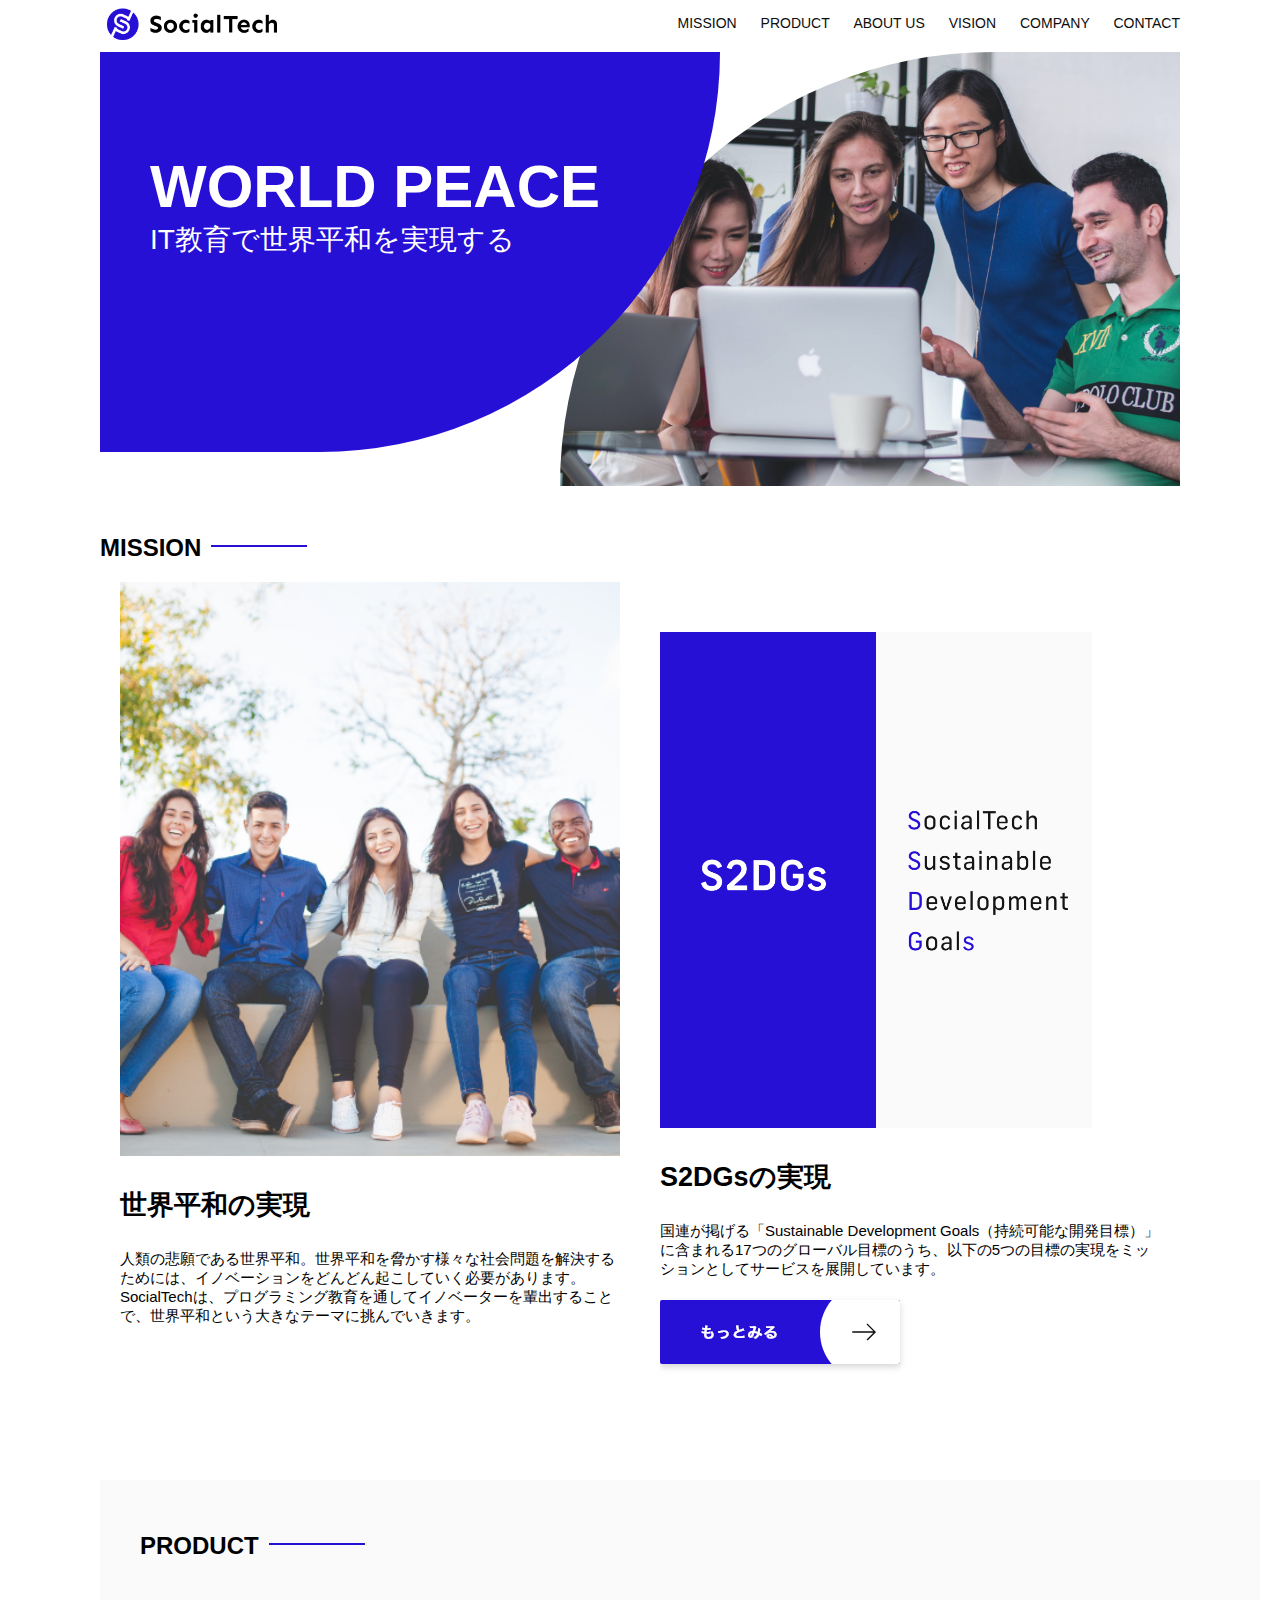
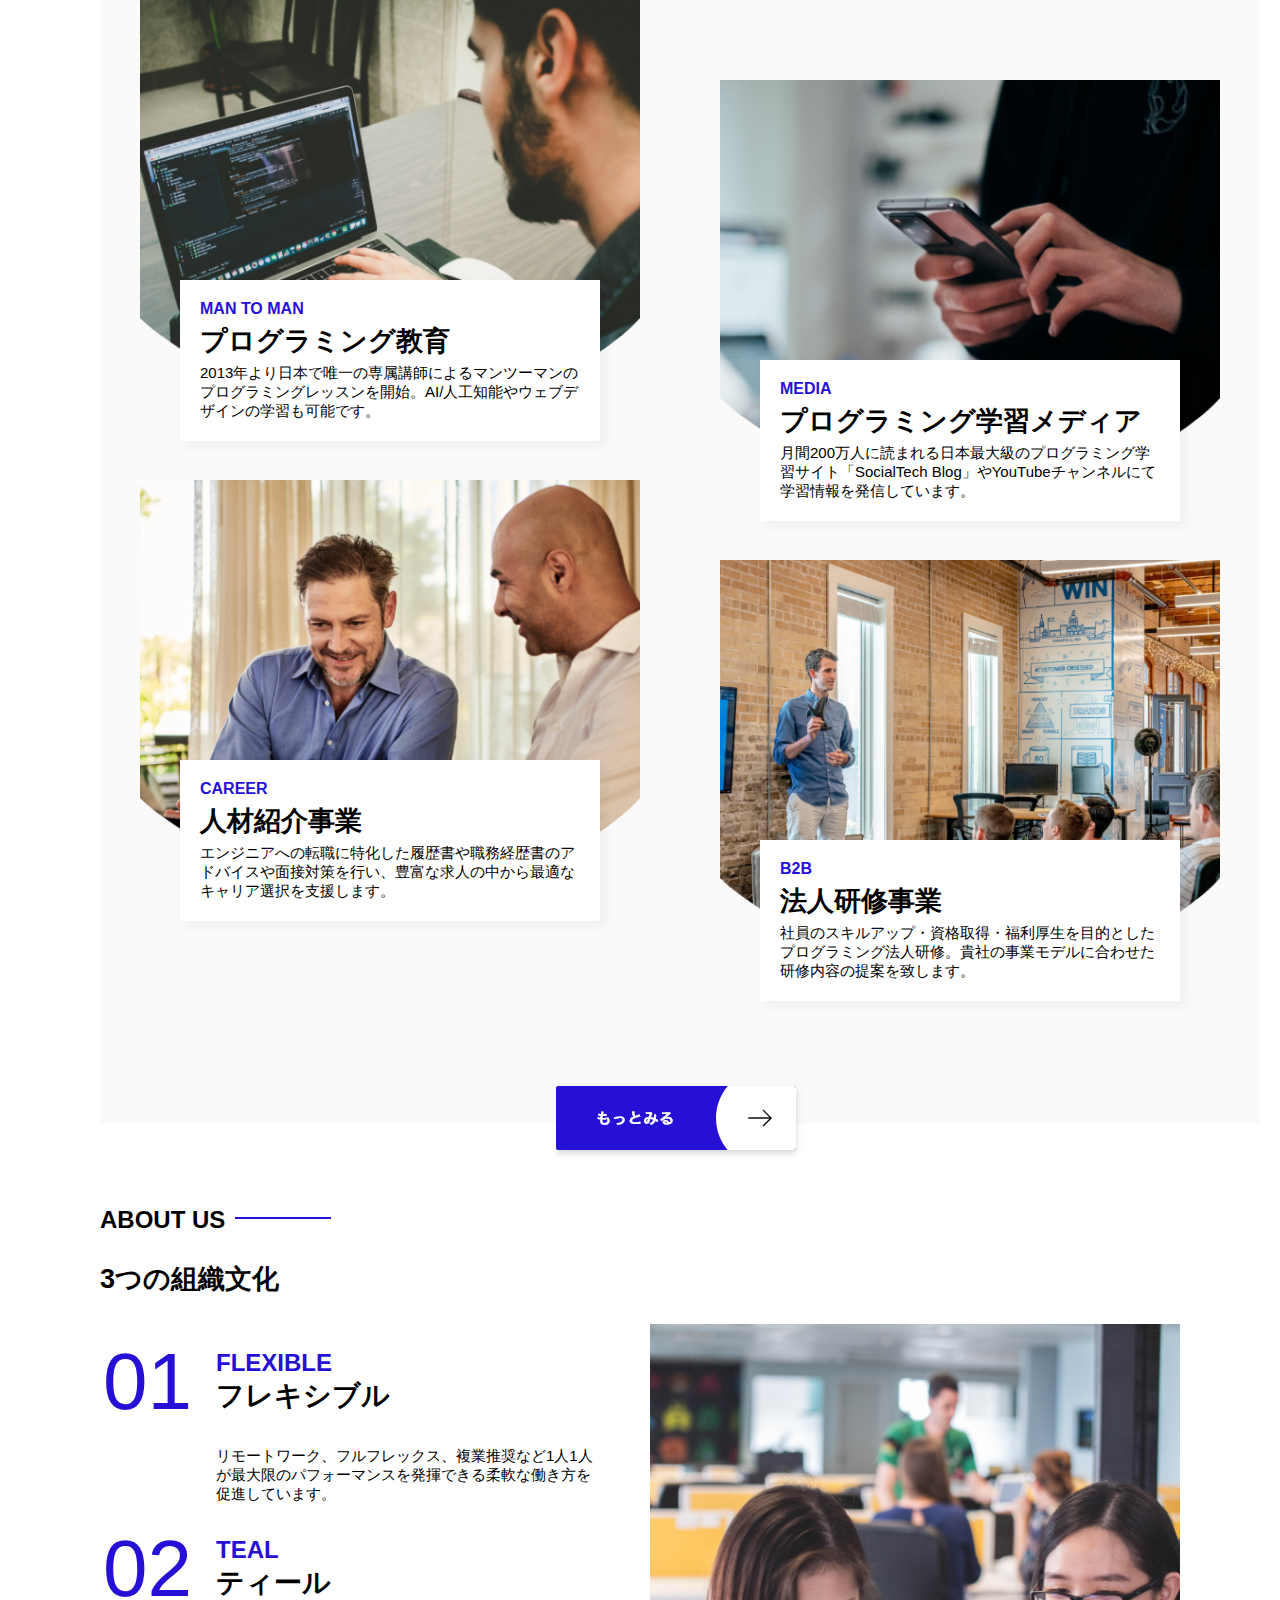
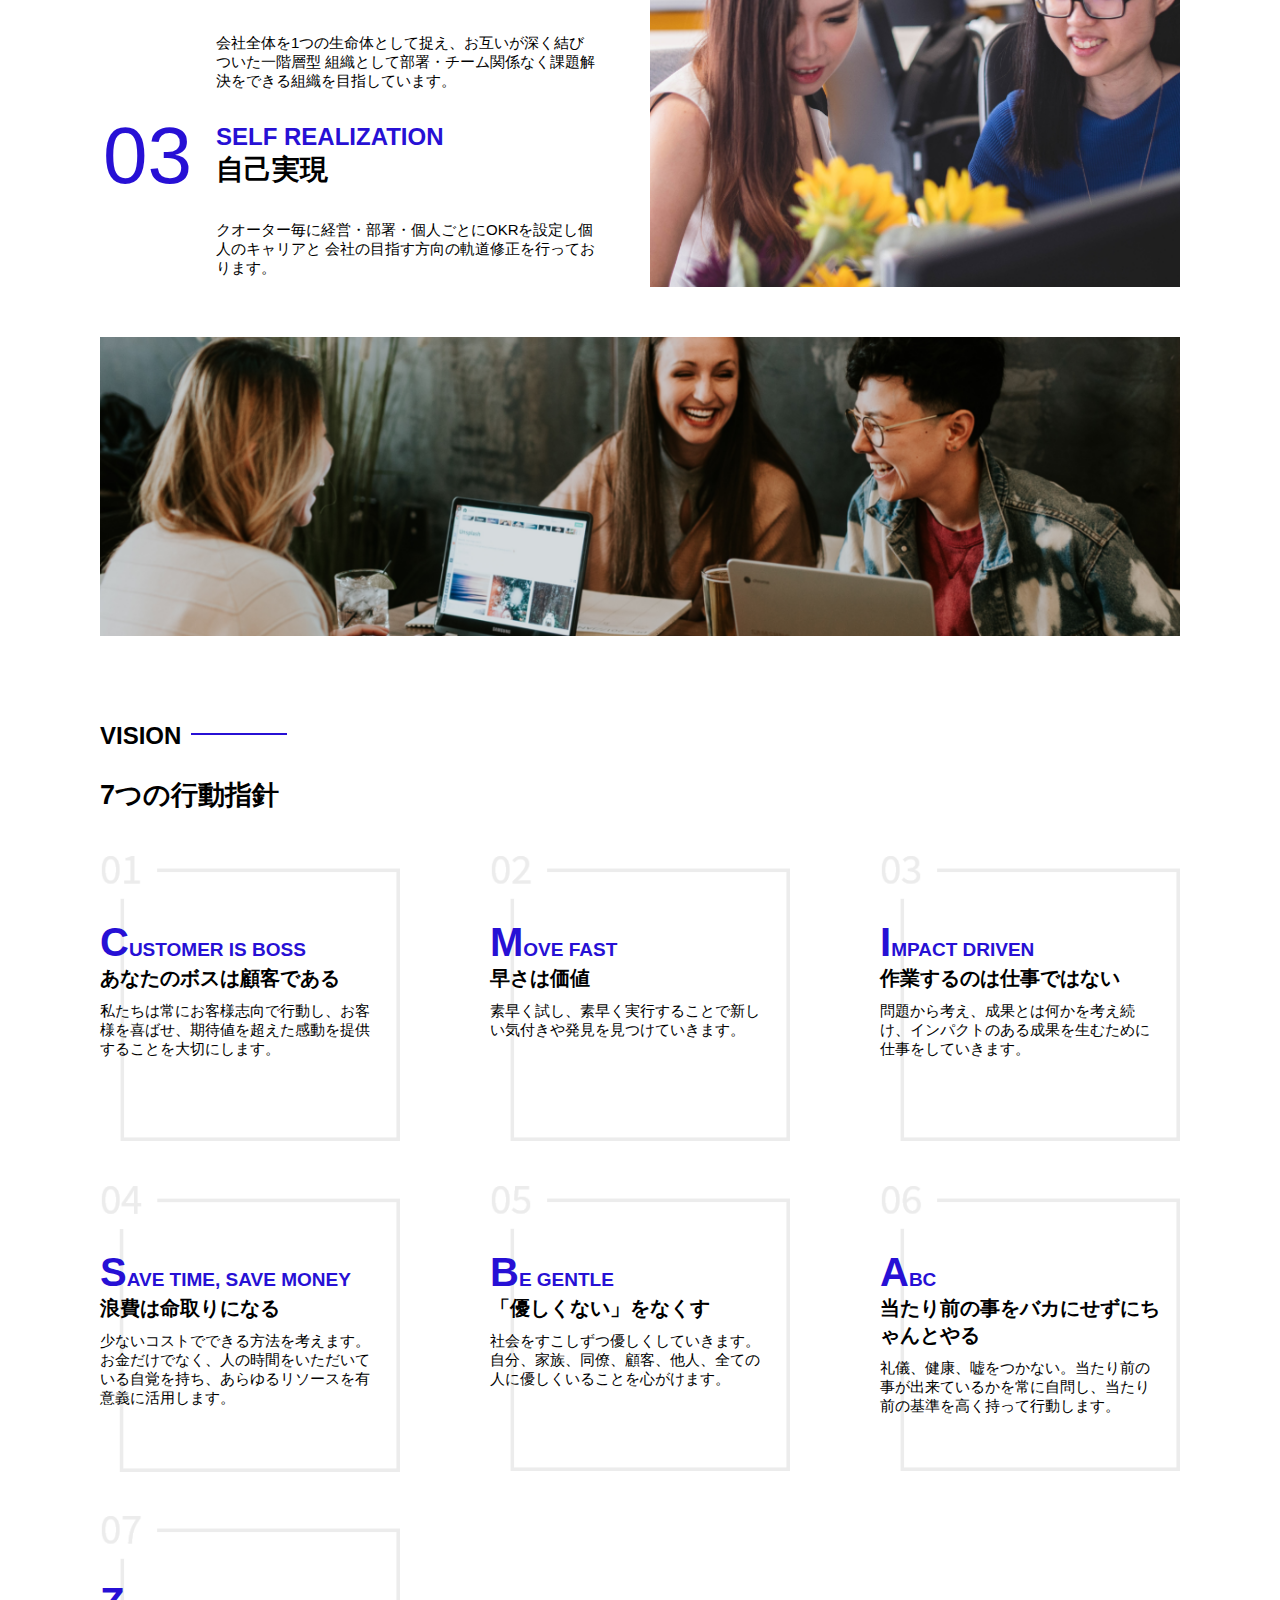
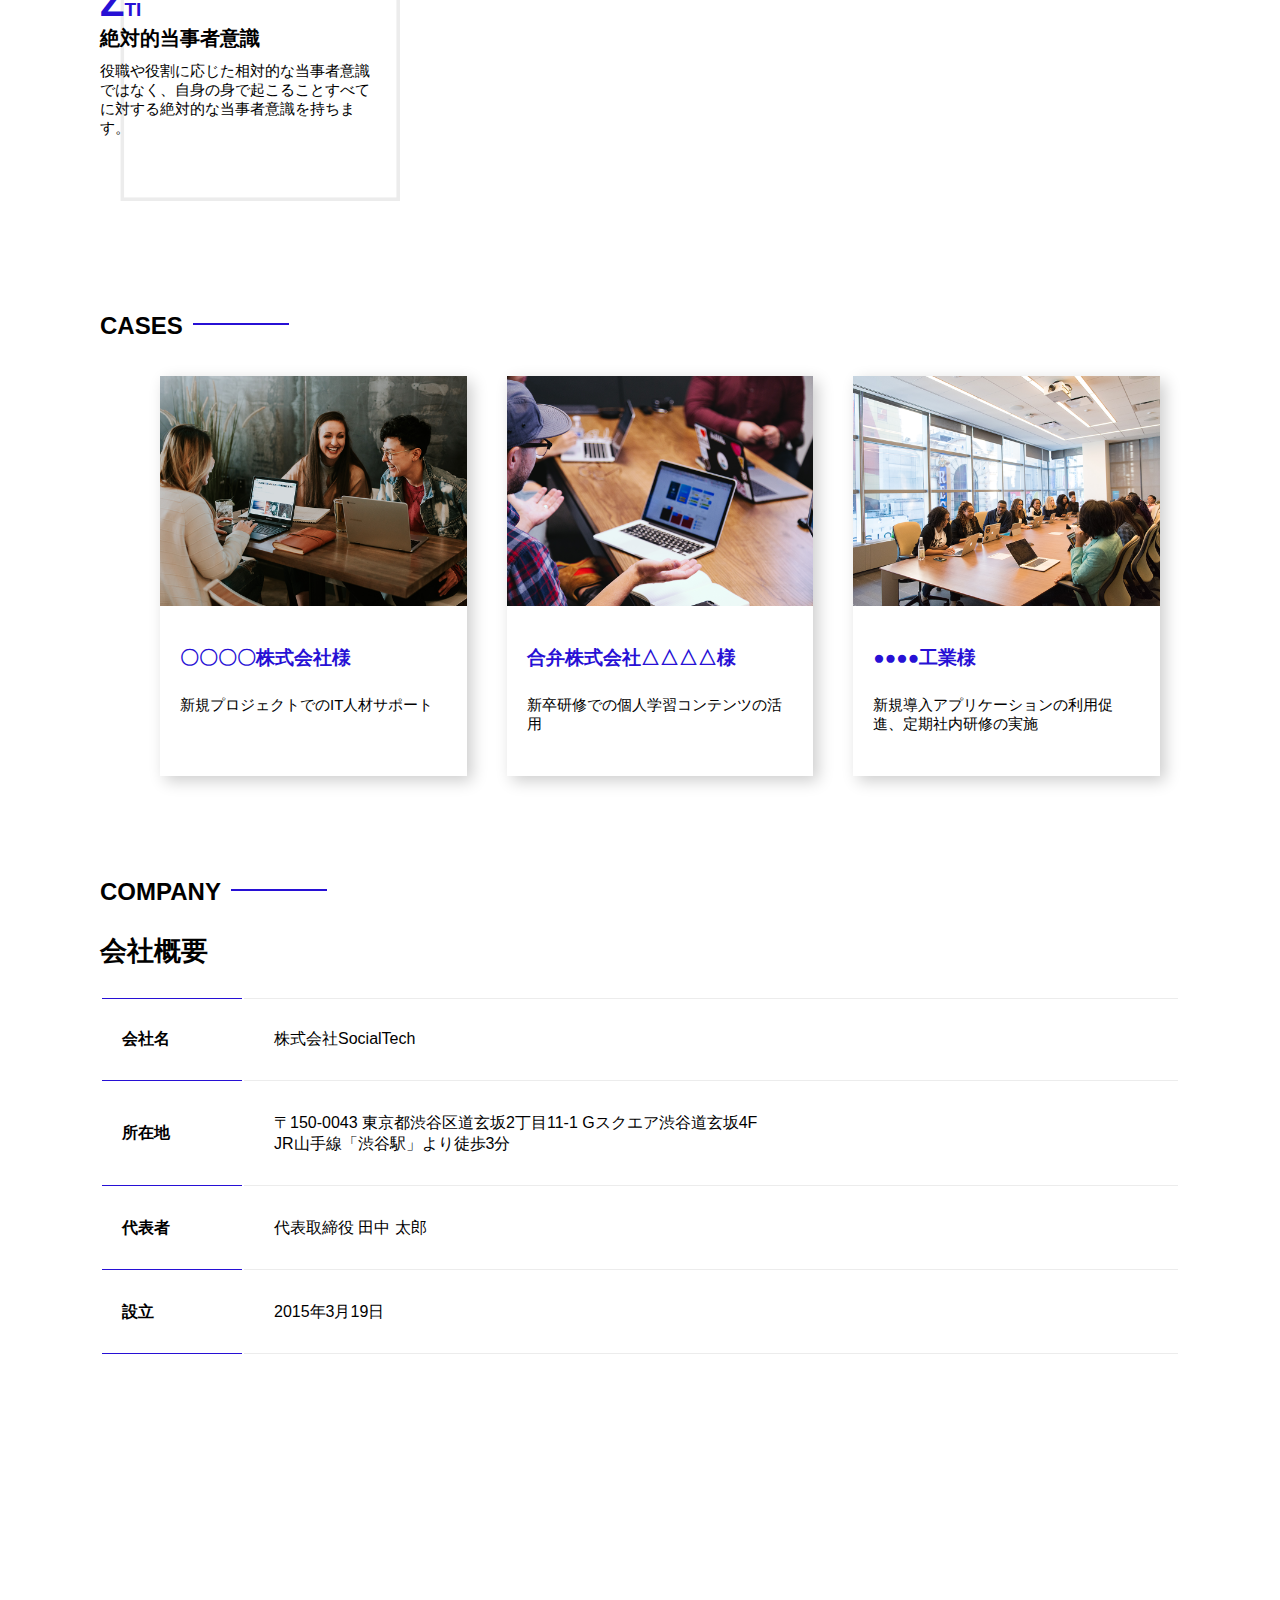
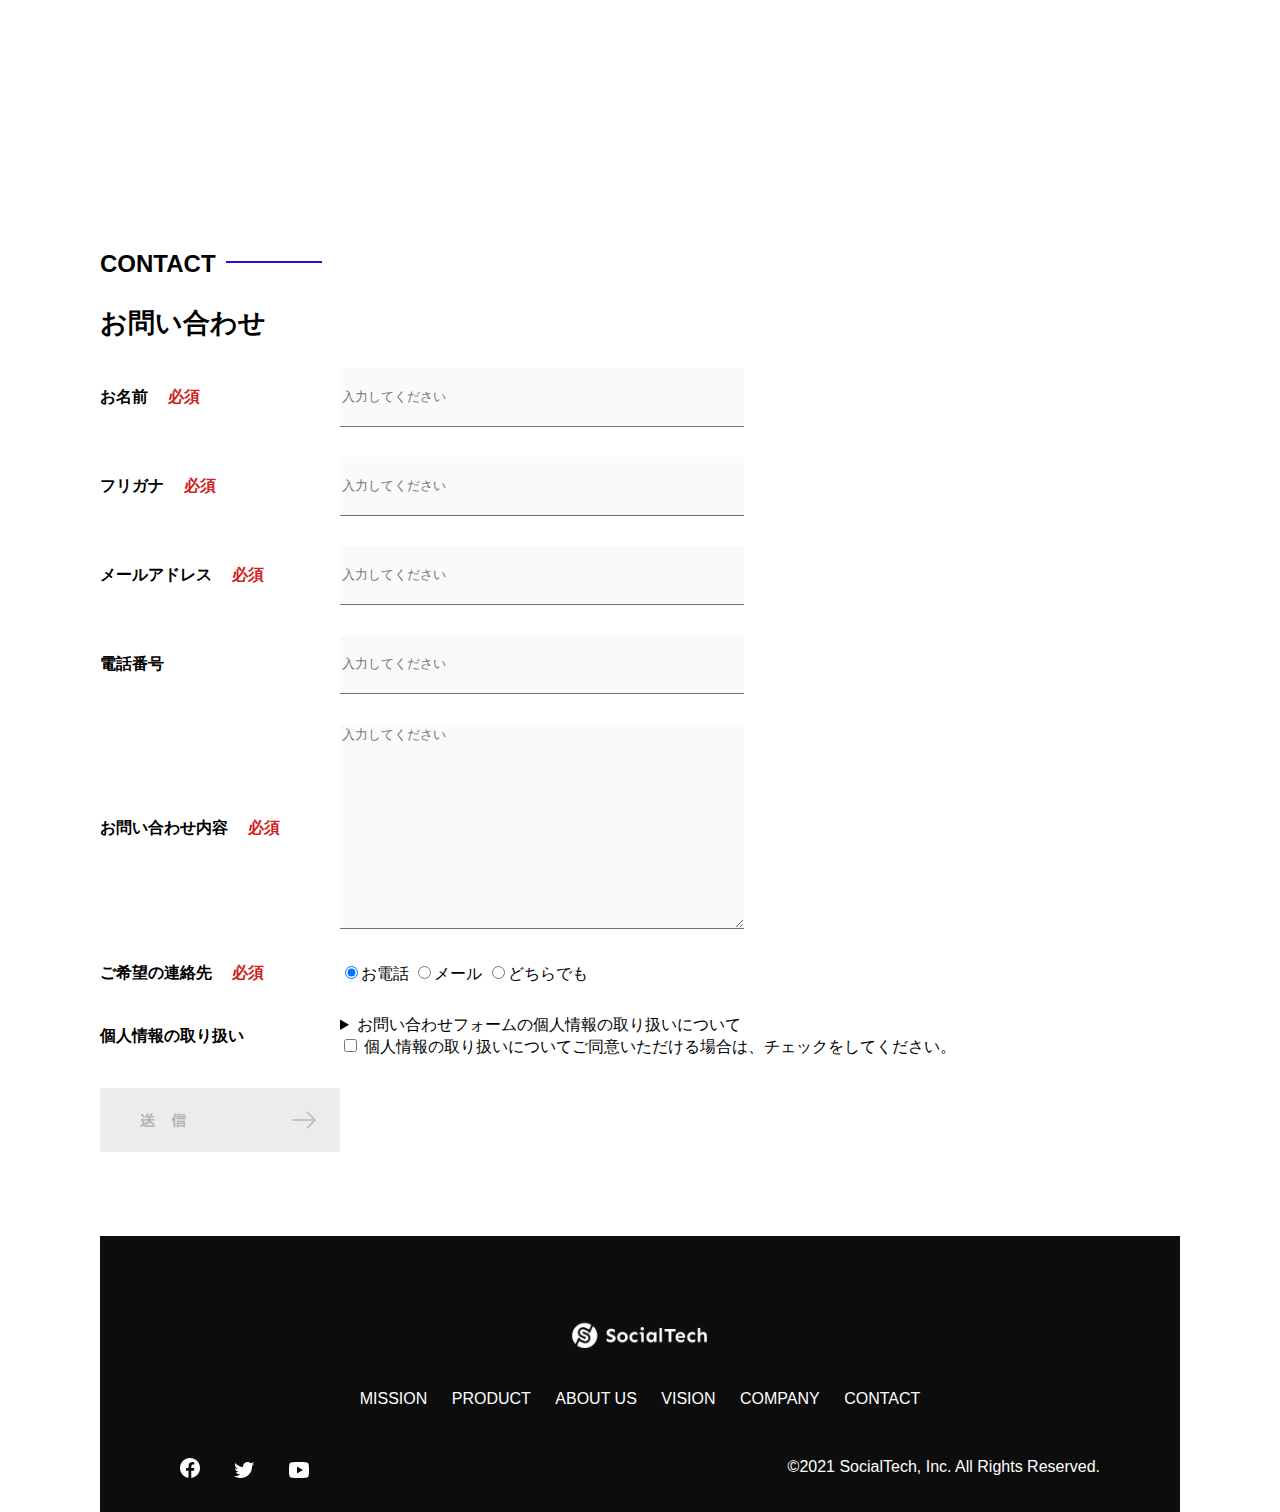
<file: kadai_012/index.html>
<!DOCTYPE html>
<html>
  <head>
    <title>SocialTech</title>
    <meta charset="UTF-8" />
    <meta
      name="description"
      content="SocialTechはEdTech業界のリーディングカンパニーを目指します。"
    />
    <meta name="viewport" content="width=device-width, initial-scale=1.0" />
    <link rel="stylesheet" href="style.css" />
  </head>
  <body>
    <!-- ヘッダー -->
    <header>
      <!-- ロゴ -->
      <a href="index.html" id="logo"
        ><img src="images/logo.png" alt="トップページに戻る"
      /></a>

      <!-- PC用ナビゲーション -->
      <nav id="nav-pc">
        <a href="mission.html">MISSION</a>
        <a href="product.html">PRODUCT</a>
        <a href="index.html#aboutus">ABOUT US</a>
        <a href="index.html#vision">VISION</a>
        <a href="index.html#company">COMPANY</a>
        <a href="index.html#contact">CONTACT</a>
      </nav>
    </header>
    <main>
      <article>
        <!-- メインビジュアル -->
        <section id="main-visual">
          <div id="main-message">
            <h1>WORLD PEACE</h1>
            <p>IT教育で世界平和を実現する</p>
          </div>
          <img
            src="images/index/index-main.png"
            alt="PCの周りに集まる多国籍の仲間たち"
          />
        </section>
        <!--ミッション-->
        <section id="mission">
          <h2 class="index-h2">MISSION</h2>
          <div id="mission-flex">
            <div>
              <img
                id="mission-photo"
                src="images/index/index-mission.png"
                alt="屋外のベンチで写真を撮影する多国籍の仲間たち"
              />
              <h3>世界平和の実現</h3>
              <p>
                人類の悲願である世界平和。世界平和を脅かす様々な社会問題を解決するためには、イノベーションをどんどん起こしていく必要があります。SocialTechは、プログラミング教育を通してイノベーターを輩出することで、世界平和という大きなテーマに挑んでいきます。
              </p>
            </div>
            <div>
              <img id="s2dgs" src="images/index/s2dgs.png" alt="S2DGs" />
              <h3>S2DGsの実現</h3>
              <p>
                国連が掲げる「Sustainable Development
                Goals（持続可能な開発目標）」に含まれる17つのグローバル目標のうち、以下の5つの目標の実現をミッションとしてサービスを展開しています。
              </p>
              <a href="mission.html">
                <img src="images/button-more.png" alt="もっとみる" />
              </a>
            </div>
          </div>
        </section>
        <!-- プロダクト -->
        <section id="product">
          <h2 class="index-h2">PRODUCT</h2>
          <div>
            <div id="product-left">
              <div>
                <img
                  class="product-photo"
                  src="images/index/index-mantoman.png"
                  alt="PCでコードを書く男性"
                />
                <div class="product-explain">
                  <span>MAN TO MAN</span>
                  <h3>プログラミング教育</h3>
                  <p>
                    2013年より日本で唯一の専属講師によるマンツーマンのプログラミングレッスンを開始。AI/人工知能やウェブデザインの学習も可能です。
                  </p>
                </div>
              </div>
              <div>
                <img
                  class="product-photo"
                  src="images/index/index-career.png"
                  alt="笑顔で話し合う2人の男性"
                />
                <div class="product-explain">
                  <span>CAREER</span>
                  <h3>人材紹介事業</h3>
                  <p>
                    エンジニアへの転職に特化した履歴書や職務経歴書のアドバイスや面接対策を行い、豊富な求人の中から最適なキャリア選択を支援します。
                  </p>
                </div>
              </div>
            </div>
            <div id="product-right">
              <div>
                <img
                  class="product-photo"
                  src="images/index/index-media.png"
                  alt="スマートフォンを操作する人"
                />
                <div class="product-explain">
                  <span>MEDIA</span>
                  <h3>プログラミング学習メディア</h3>
                  <p>
                    月間200万人に読まれる日本最大級のプログラミング学習サイト「SocialTech
                    Blog」やYouTubeチャンネルにて学習情報を発信しています。
                  </p>
                </div>
              </div>
              <div>
                <img
                  class="product-photo"
                  src="images/index/index-b2b.png"
                  alt="講演中の男性とそれを聴く人々"
                />
                <div class="product-explain">
                  <span>B2B</span>
                  <h3>法人研修事業</h3>
                  <p>
                    社員のスキルアップ・資格取得・福利厚生を目的としたプログラミング法人研修。貴社の事業モデルに合わせた研修内容の提案を致します。
                  </p>
                </div>
              </div>
            </div>
          </div>
          <div>
            <a id="product-more" href="product.html">
              <img src="images/button-more.png" alt="もっとみる" />
            </a>
          </div>
        </section>
        <!---ABOUT US-->
        <section id="aboutus">
          <h2 class="index-h2">ABOUT US</h2>
          <h3>3つの組織文化</h3>
          <div>
            <table class="culture-table">
              <tr>
                <td>
                  <span class="culture-num">01</span>
                </td>
                <td>
                  <span class="culture-en">FLEXIBLE</span>
                  <span class="culture-jp">フレキシブル</span>
                </td>
              </tr>
              <tr>
                <td>
                  <!--空のセル-->
                </td>
                <td>
                  <p class="culture-description">
                    リモートワーク、フルフレックス、複業推奨など1人1人が最大限のパフォーマンスを発揮できる柔軟な働き方を促進しています。
                  </p>
                </td>
              </tr>
              <tr>
                <td>
                  <span class="culture-num">02</span>
                </td>
                <td>
                  <span class="culture-en">TEAL</span>
                  <span class="culture-jp">ティール</span>
                </td>
              </tr>
              <tr>
                <td>
                  <!--空のセル-->
                </td>
                <td>
                  <p class="culture-description">
                    会社全体を1つの生命体として捉え、お互いが深く結びついた一階層型
                    組織として部署・チーム関係なく課題解決をできる組織を目指しています。
                  </p>
                </td>
              </tr>
              <tr>
                <td>
                  <span class="culture-num">03</span>
                </td>
                <td>
                  <span class="culture-en">SELF REALIZATION</span>
                  <span class="culture-jp">自己実現</span>
                </td>
              </tr>
              <tr>
                <td>
                  <!--空のセル-->
                </td>
                <td>
                  <p class="culture-description">
                    クオーター毎に経営・部署・個人ごとにOKRを設定し個人のキャリアと
                    会社の目指す方向の軌道修正を行っております。
                  </p>
                </td>
              </tr>
            </table>
            <img
              class="culture-img"
              src="images/index/index-aboutus1.png"
              alt="笑顔で話し合う2人の女性"
            />
          </div>
          <img
            class="culture-img2"
            src="images/index/index-aboutus2.png"
            alt="笑顔で話し合う3人の男女"
          />
        </section>
        <!-- VISION -->
        <section id="vision">
          <h2 class="index-h2">VISION</h2>
          <h3>7つの行動指針</h3>
          <div>
            <div class="vision-box">
              <img src="images/index/vision-01.png" alt="01" />
              <span>
                <h4>CUSTOMER IS BOSS</h4>
                <h5>あなたのボスは顧客である</h5>
                <p>
                  私たちは常にお客様志向で行動し、お客様を喜ばせ、期待値を超えた感動を提供することを大切にします。
                </p>
              </span>
            </div>
            <div class="vision-box">
              <img src="images/index/vision-02.png" alt="02" />
              <span>
                <h4>MOVE FAST</h4>
                <h5>早さは価値</h5>
                <p>
                  素早く試し、素早く実行することで新しい気付きや発見を見つけていきます。
                </p>
              </span>
            </div>
            <div class="vision-box">
              <img src="images/index/vision-03.png" alt="03" />
              <span>
                <h4>IMPACT DRIVEN</h4>
                <h5>作業するのは仕事ではない</h5>
                <p>
                  問題から考え、成果とは何かを考え続け、インパクトのある成果を生むために仕事をしていきます。
                </p>
              </span>
            </div>
            <div class="vision-box">
              <img src="images/index/vision-04.png" alt="04" />
              <span>
                <h4>SAVE TIME, SAVE MONEY</h4>
                <h5>浪費は命取りになる</h5>
                <p>
                  少ないコストでできる方法を考えます。お金だけでなく、人の時間をいただいている自覚を持ち、あらゆるリソースを有意義に活用します。
                </p>
              </span>
            </div>
            <div class="vision-box">
              <img src="images/index/vision-05.png" alt="05" />
              <span>
                <h4>BE GENTLE</h4>
                <h5>「優しくない」をなくす</h5>
                <p>
                  社会をすこしずつ優しくしていきます。自分、家族、同僚、顧客、他人、全ての人に優しくいることを心がけます。
                </p>
              </span>
            </div>
            <div class="vision-box">
              <img src="images/index/vision-06.png" alt="06" />
              <span>
                <h4>ABC</h4>
                <h5>当たり前の事をバカにせずにちゃんとやる</h5>
                <p>
                  礼儀、健康、嘘をつかない。当たり前の事が出来ているかを常に自問し、当たり前の基準を高く持って行動します。
                </p>
              </span>
            </div>
            <div class="vision-box">
              <img src="images/index/vision-07.png" alt="07" />
              <span>
                <h4>ZTI</h4>
                <h5>絶対的当事者意識</h5>
                <p>
                  役職や役割に応じた相対的な当事者意識ではなく、自身の身で起こることすべてに対する絶対的な当事者意識を持ちます。
                </p>
              </span>
            </div>
          </div>
        </section>
    
        <!--  課題にて追加（ここから）-->
        <!-- CASES -->
        <section id="cases">
          <h2 id="index-h2">CASES</h2>
          <ul>
            <!-- 事例1 -->
            <li class="case-card">
              <img class="case-img" src="images/index/case-1.png" alt="仲良く語り合う3人">
              <div class="case-info">
                <h4 class="case-name">〇〇〇〇株式会社様</h4>
                <p class="case-content">新規プロジェクトでのIT人材サポート</p>
              </div>
            </li>
            <!-- 事例2 -->
            <li class="case-card">
              <img class="case-img" src="images/index/case-2.png" alt="PCでコンテンツを見る">
              <div class="case-info">
                <h4 class="case-name">合弁株式会社△△△△様</h4>
                <p class="case-content">新卒研修での個人学習コンテンツの活用</p>
              </div>
            </li>
            <!-- 事例3 -->
            <li class="case-card">
              <img class="case-img" src="images/index/case-3.png" alt="社内研修中の会議室">
              <div class="case-info">
                <h4 class="case-name">●●●●工業様</h4>
                <p class="case-content">新規導入アプリケーションの利用促進、定期社内研修の実施</p>
              </div>
            </li>
          </ul>
        </section>
        <!-- 課題にて追加（ここまで） -->

        <!-- COMPANY -->
        <section id="company">
          <h2 class="index-h2">COMPANY</h2>
          <h3>会社概要</h3>
          <table id="company-table">
            <tr>
              <th class="tableheader-first">会社名</th>
              <td class="cell-first">株式会社SocialTech</td>
            </tr>
            <tr>
              <th class="tableheader">所在地</th>
              <td class="cell">
                〒150-0043 東京都渋谷区道玄坂2丁目11-1 Gスクエア渋谷道玄坂4F<br />JR山手線「渋谷駅」より徒歩3分
              </td>
            </tr>
            <tr>
              <th class="tableheader">代表者</th>
              <td class="cell">代表取締役 田中 太郎</td>
            </tr>
            <tr>
              <th class="tableheader">設立</th>
              <td class="cell">2015年3月19日</td>
            </tr>
          </table>
          <iframe
            src="https://www.google.com/maps/embed?pb=!1m18!1m12!1m3!1d3241.7759544892483!2d139.69399665123464!3d35.65789123876098!2m3!1f0!2f0!3f0!3m2!1i1024!2i768!4f13.1!3m3!1m2!1s0x60188caa0042e8d1%3A0xba130bea826a7aa2!2z44CSMTUwLTAwNDMg5p2x5Lqs6YO95riL6LC35Yy66YGT546E5Z2C77yS5LiB55uu77yR77yR4oiS77yR!5e0!3m2!1sja!2sjp!4v1636872991912!5m2!1sja!2sjp"
            style="border: 0"
            allowfullscreen=""
            loading="lazy"
          >
          </iframe>
        </section>
        <!-- お問い合わせフォーム -->
        <section id="contact">
          <h2 class="index-h2">CONTACT</h2>
          <h3>お問い合わせ</h3>
          <form>
            <div>
              <div class="contact-heading">
                <label class="contact-label"
                  >お名前<span class="contact-span">必須</span></label
                >
              </div>
              <div class="contact-form">
                <input
                  type="text"
                  name="name"
                  placeholder="入力してください"
                  class="contact-textbox"
                />
              </div>
            </div>
            <div>
              <div class="contact-heading">
                <label class="contact-label"
                  >フリガナ<span class="contact-span">必須</span></label
                >
              </div>
              <div>
                <input
                  type="text"
                  name="hurigana"
                  placeholder="入力してください"
                  class="contact-textbox"
                />
              </div>
            </div>
            <div>
              <div class="contact-heading">
                <label class="contact-label"
                  >メールアドレス<span class="contact-span">必須</span></label
                >
              </div>
              <div>
                <input
                  type="text"
                  name="email"
                  placeholder="入力してください"
                  class="contact-textbox"
                />
              </div>
            </div>
            <div>
              <div class="contact-heading">
                <label class="contact-label">電話番号</label>
              </div>
              <div>
                <input
                  type="text"
                  name="tel"
                  placeholder="入力してください"
                  class="contact-textbox"
                />
              </div>
            </div>
            <div>
              <div class="contact-heading">
                <label class="contact-label"
                  >お問い合わせ内容<span class="contact-span">必須</span></label
                >
              </div>
              <div>
                <textarea
                  class="contact-textarea"
                  placeholder="入力してください"
                  name="message"
                ></textarea>
              </div>
            </div>
            <div>
              <div class="contact-heading">
                <label class="contact-label"
                  >ご希望の連絡先<span class="contact-span">必須</span></label
                >
              </div>
              <div>
                <input
                  class="radiobutton"
                  type="radio"
                  value="tel"
                  name="contact"
                  checked
                /><label>お電話</label>
                <input
                  class="radiobutton"
                  type="radio"
                  value="mail"
                  name="contact"
                /><label>メール</label>
                <input
                  class="radiobutton"
                  type="radio"
                  value="both"
                  name="contact"
                /><label>どちらでも</label>
              </div>
            </div>
            <div>
              <div class="contact-heading">
                <label class="contact-label">個人情報の取り扱い</label>
              </div>
              <div>
                <details>
                  <summary>
                    お問い合わせフォームの個人情報の取り扱いについて
                  </summary>
                  <div>
                    <span>１．組織の名称又は氏名</span><br />
                    株式会社SocialTech<br /><br />
                    <span
                      >２．個人情報保護管理者（若しくはその代理人）の氏名又は職名、所属及び連絡先
                      鈴木 一郎 コーポレート部</span
                    ><br />
                    メールアドレス：support@socialtech.net<br />
                    TEL：03-xxxx-xxxx<br />
                    <span>３．個人情報の利用目的</span><br />
                    ・本サービス及び本サービスに関連する情報の提供又はそれらに関する連絡のため<br />
                    ・ユーザーの本人確認のため<br />
                    ・当社サービスのご案内のため<br />
                    ・当社の商品等の広告または宣伝（電子メールによるものを含むものとします。）<br /><br />
                    <span>４．個人情報の取り扱い業務の委託</span><br />
                    個人情報の取扱業務の全部または一部を外部に業務委託する場合があります。<br />
                    その際、弊社は、個人情報を適切に保護できる管理体制を敷き実行していることを条件として<br />
                    委託先を厳選したうえで、機密保持契約を委託先と締結し、お客様の個人情報を厳密に管理させます。<br /><br />
                    <span>５．個人情報の開示等の請求</span><br />
                    お客様は、弊社に対してご自身の個人情報の開示等（利用目的の通知、開示、内容の訂正・追加・削除、利用の停止または消去、第三者への提供の停止）に関して、当社問合わせ窓口に申し出ることができます。<br />
                    その際、弊社はお客様ご本人を確認させていただいたうえで、合理的な期間内に対応いたします。<br /><br />
                    なお、個人情報に関する弊社問合わせ先は、次の通りです。<br /><br />
                    株式会社SocialTech　個人情報問合せ窓口<br />
                    〒150-0043　東京都渋谷区道玄坂2丁目11-1 Ｇスクエア渋谷道玄坂
                    4F<br />
                    メールアドレス：support@socialtech.net　TEL：03-xxxx-xxxx<br /><br />
                    <span>６．個人情報を提供されることの任意性について</span
                    ><br /><br />
                    お客様がご自身の個人情報を弊社に提供されるか否かは、お客様のご判断によりますが、もしご提供されない場合には、適切なサービスが提供できない場合がありますので予めご了承ください。
                  </div>
                </details>
                <input type="checkbox" name="agree" />
                <span
                  >個人情報の取り扱いについてご同意いただける場合は、チェックをしてください。</span
                >
              </div>
            </div>
            <input
              type="image"
              value="Submit"
              src="images/button-submit.png"
              alt="送信する"
            />
          </form>
        </section>
      </article>
      <footer>
        <div id="footer-logo">
          <img src="images/logo-sp.png" alt="SocialTech" />
        </div>
        <div id="footer-link">
          <a href="mission.html">MISSION</a>
          <a href="product.html">PRODUCT</a>
          <a href="index.html#aboutus">ABOUT US</a>
          <a href="index.html#vision">VISION</a>
          <a href="index.html#company">COMPANY</a>
          <a href="index.html#contact">CONTACT</a>
        </div>
        <div id="sns-footer">
          <a href="https://www.facebook.com/sejuku2013"
            ><img src="images/button-facebook.png" alt="Facebookのリンク"
          /></a>
          <a href="https://twitter.com/samuraijuku"
            ><img src="images/button-twitter.png" alt="Twitterのリンク"
          /></a>
          <a href="https://www.youtube.com/channel/UCCFOQO5aDK0xXam4cUQXT8g"
            ><img src="images/button-youtube.png" alt="YouTubeのリンク"
          /></a>
          <span id="copyright"
            >&copy;2021 SocialTech, Inc. All Rights Reserved.
          </span>
        </div>
      </footer>
    </main>
  </body>
</html>
</file>
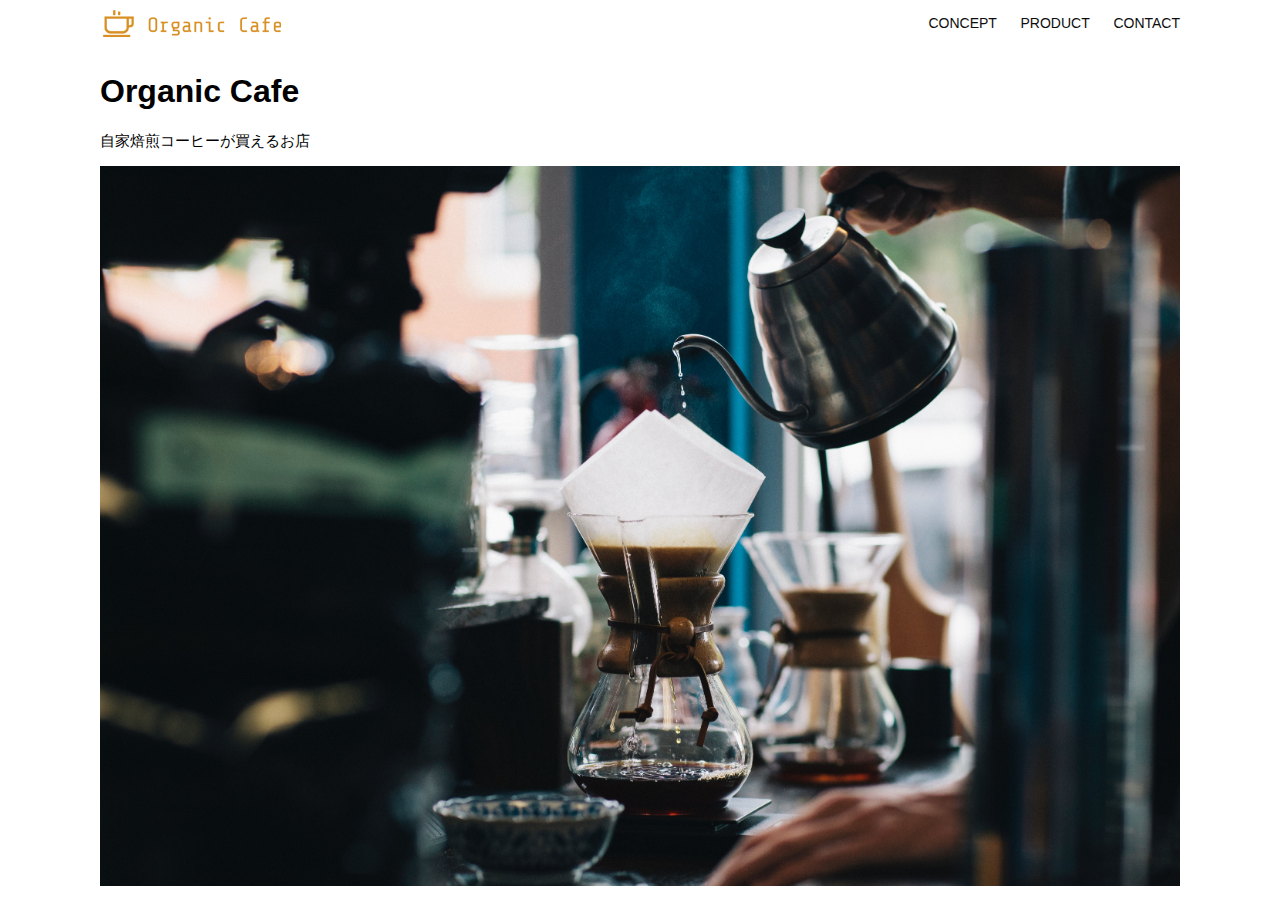
<file: kadai_013/index.html>
<!DOCTYPE html>
<html>
  <head>
    <title>Organic Cafe</title>
    <meta charset="UTF-8" />
    <meta
      name="description"
      content="自家焙煎のコーヒーがお家で楽しめるOrganic Cafe"
    />
    <meta name="viewport" content="width=device-width, initial-scale=1.0" />
    <link rel="stylesheet" href="style.css" />
  </head>
  <body>
    <!-- ヘッダー -->
    <header>
      <!-- ロゴ -->
      <a href="index.html" id="logo"
        ><img src="images/logo.png" alt="トップページに戻る"
      /></a>

      <!-- PC用ナビゲーション -->
      <nav id="nav-pc">
        <a href="index.html#concept">CONCEPT</a>
        <a href="index.html#product">PRODUCT</a>
        <a href="index.html#contact">CONTACT</a>
      </nav>
      
      <!-- ここからが課題で追加した箇所 -->
      <!--  スマホ向けハンバーガーメニューを置く -->
      <img id="menu-sp" src="images/button-menu.png" alt="ナビゲーションを開く" onclick="document.getElementById('nav-sp').style.display = 'block'">

      <!-- スマホ用ナビゲーション -->
      <nav id="nav-sp">
        <img id="close" src="images/button-close.png" alt="ナビゲーションを閉じる" onclick="document.getElementById('nav-sp').style.display = 'none'">
        <a id="logo-sp" href="index.html" onclick="document.getElementById('nav-sp').style.display = 'none'"><img src="images/logo-sp.png" alt="トップページに戻る"></a>
        <a class="menu" href="index.html#concept" onclick="document.getElementById('nav-sp').style.display = 'none'">CONCEPT</a>
        <a class="menu" href="index.html#product" onclick="document.getElementById('nav-sp').style.display = 'none'">PRODUCT</a>
        <a class="menu" href="index.html#contact" onclick="document.getElementById('nav-sp').style.display = 'none'">CONTACT</a>
      </nav>
      <!--  ここまでが課題で追加した箇所-->
    </header>
    <main>
      <article>
        <!-- メインビジュアル -->
        <section id="main-visual">
          <div id="main-message">
            <h1>Organic Cafe</h1>
            <p>自家焙煎コーヒーが買えるお店</p>
          </div>
          <img
            src="images/main-image.jpg"
            alt="コーヒーをハンドドリップで淹れる画像"
          />
        </section>
      </article>
    </main>
  </body>
</html>
</file>
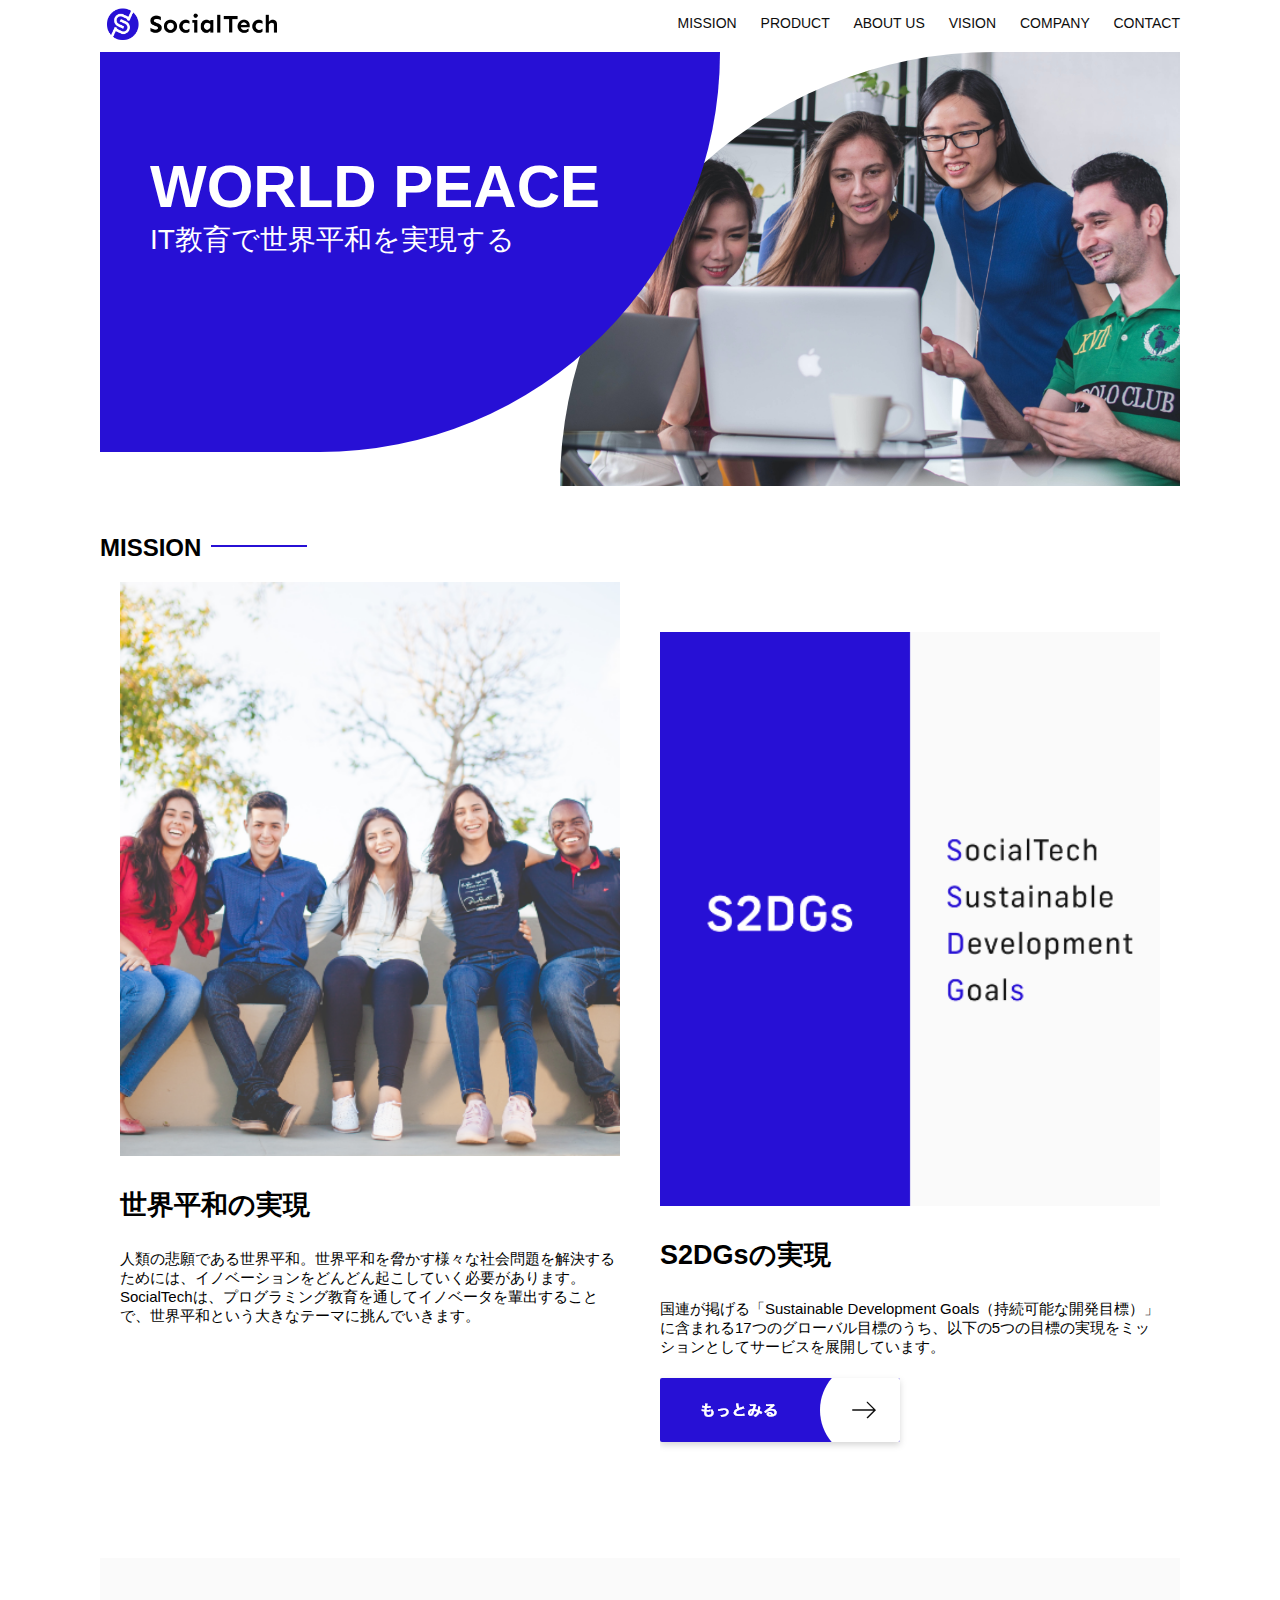
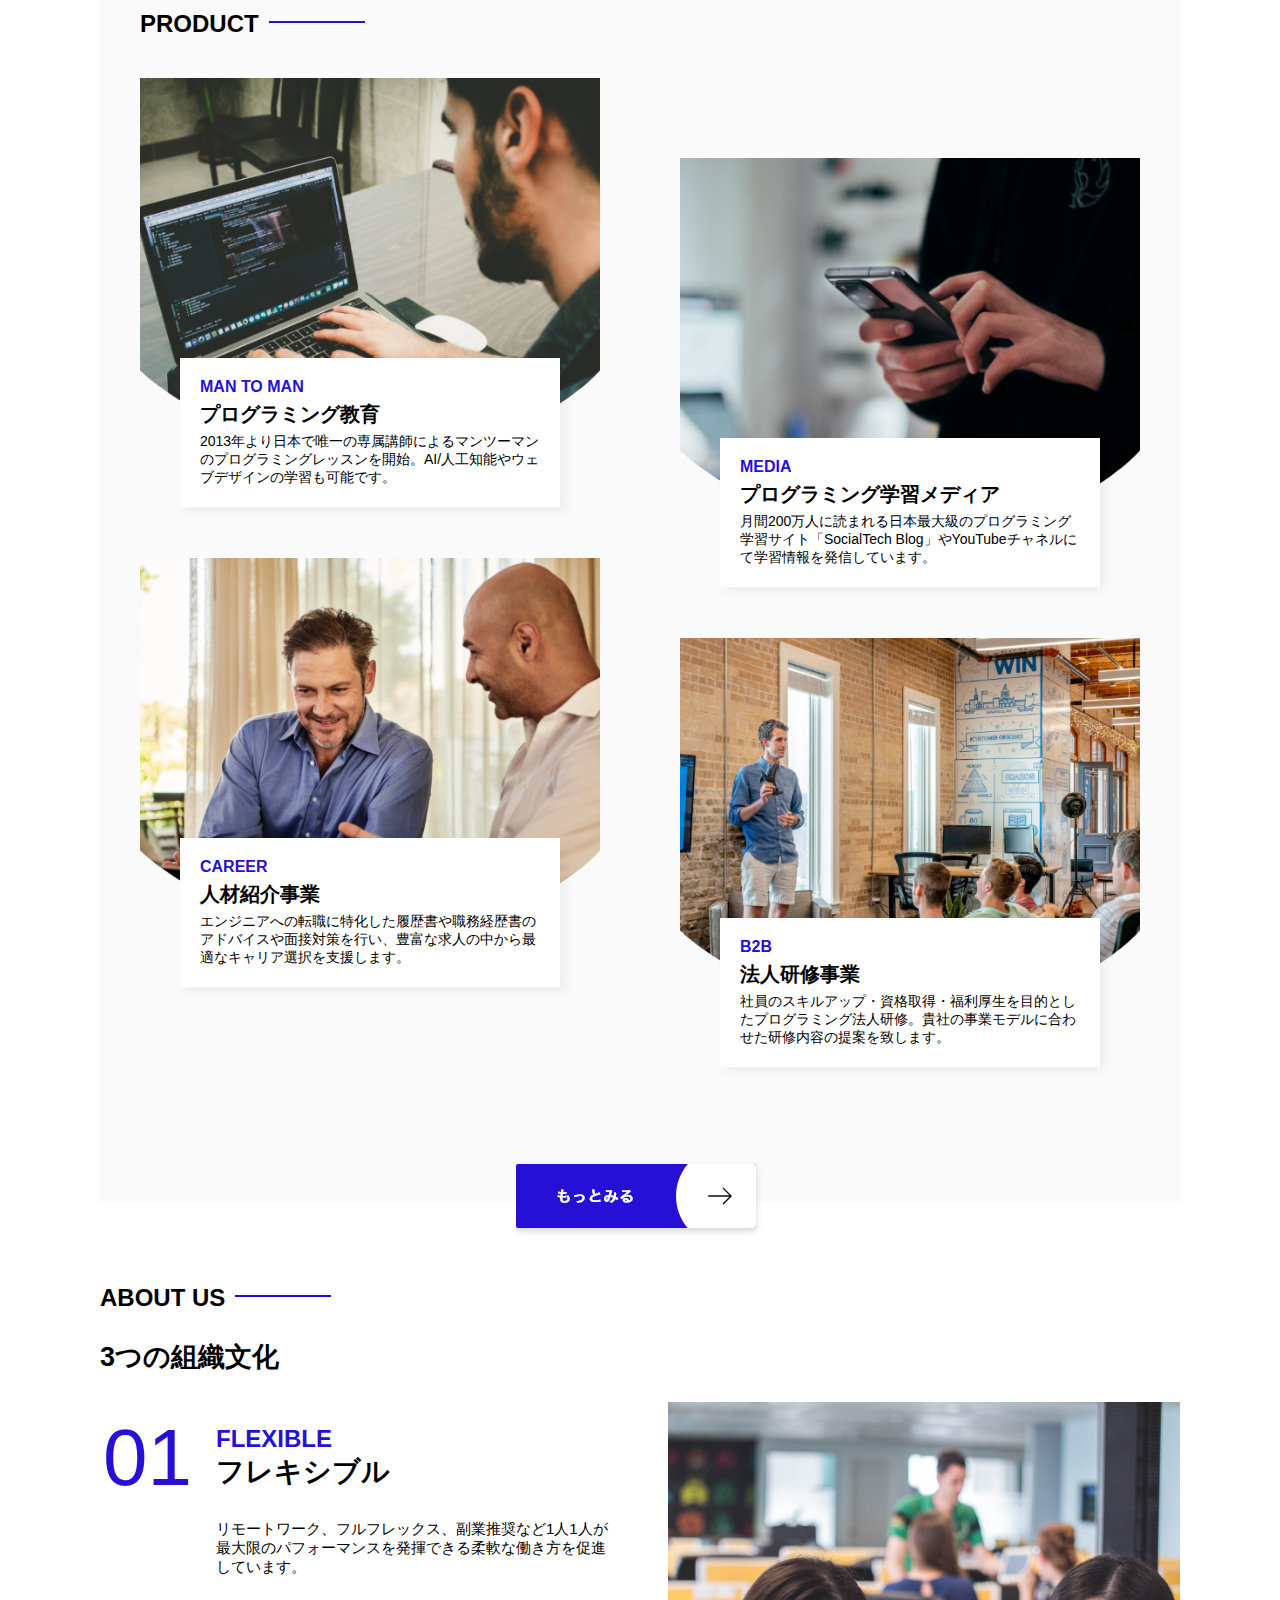
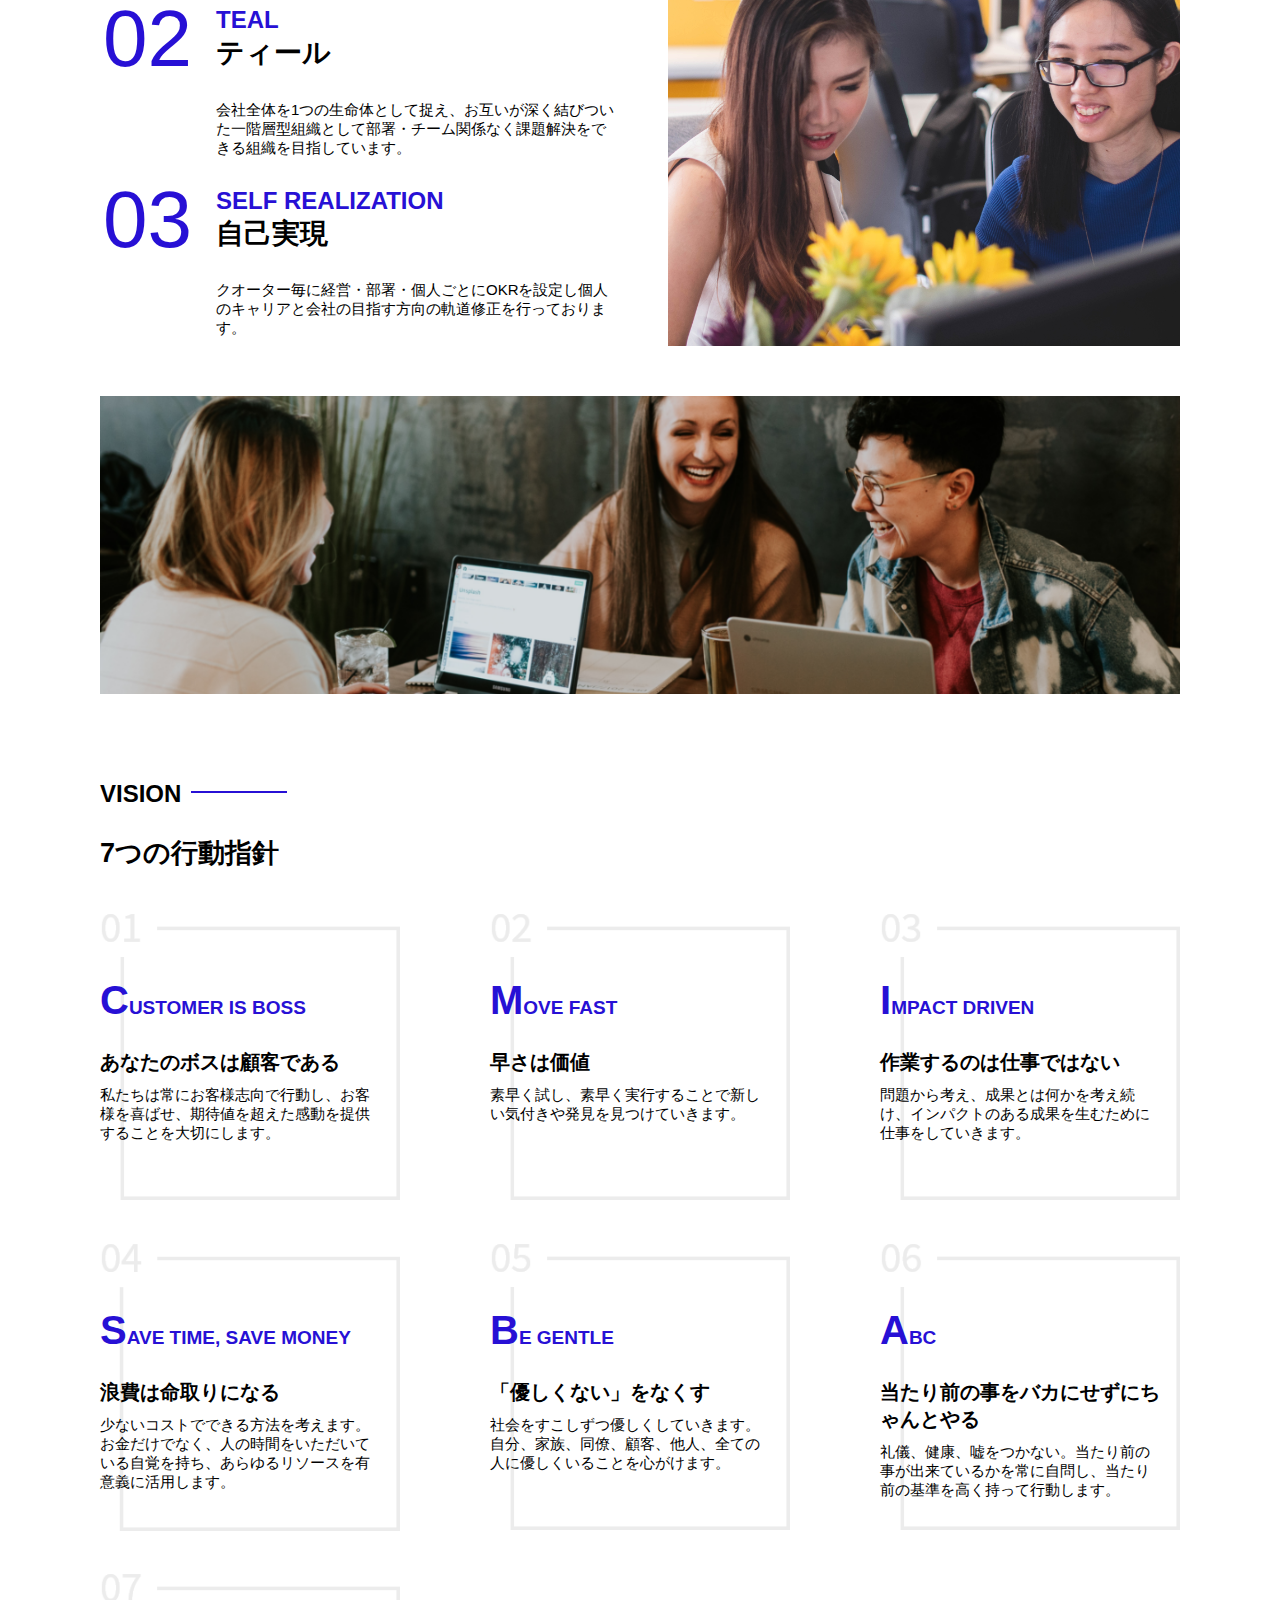
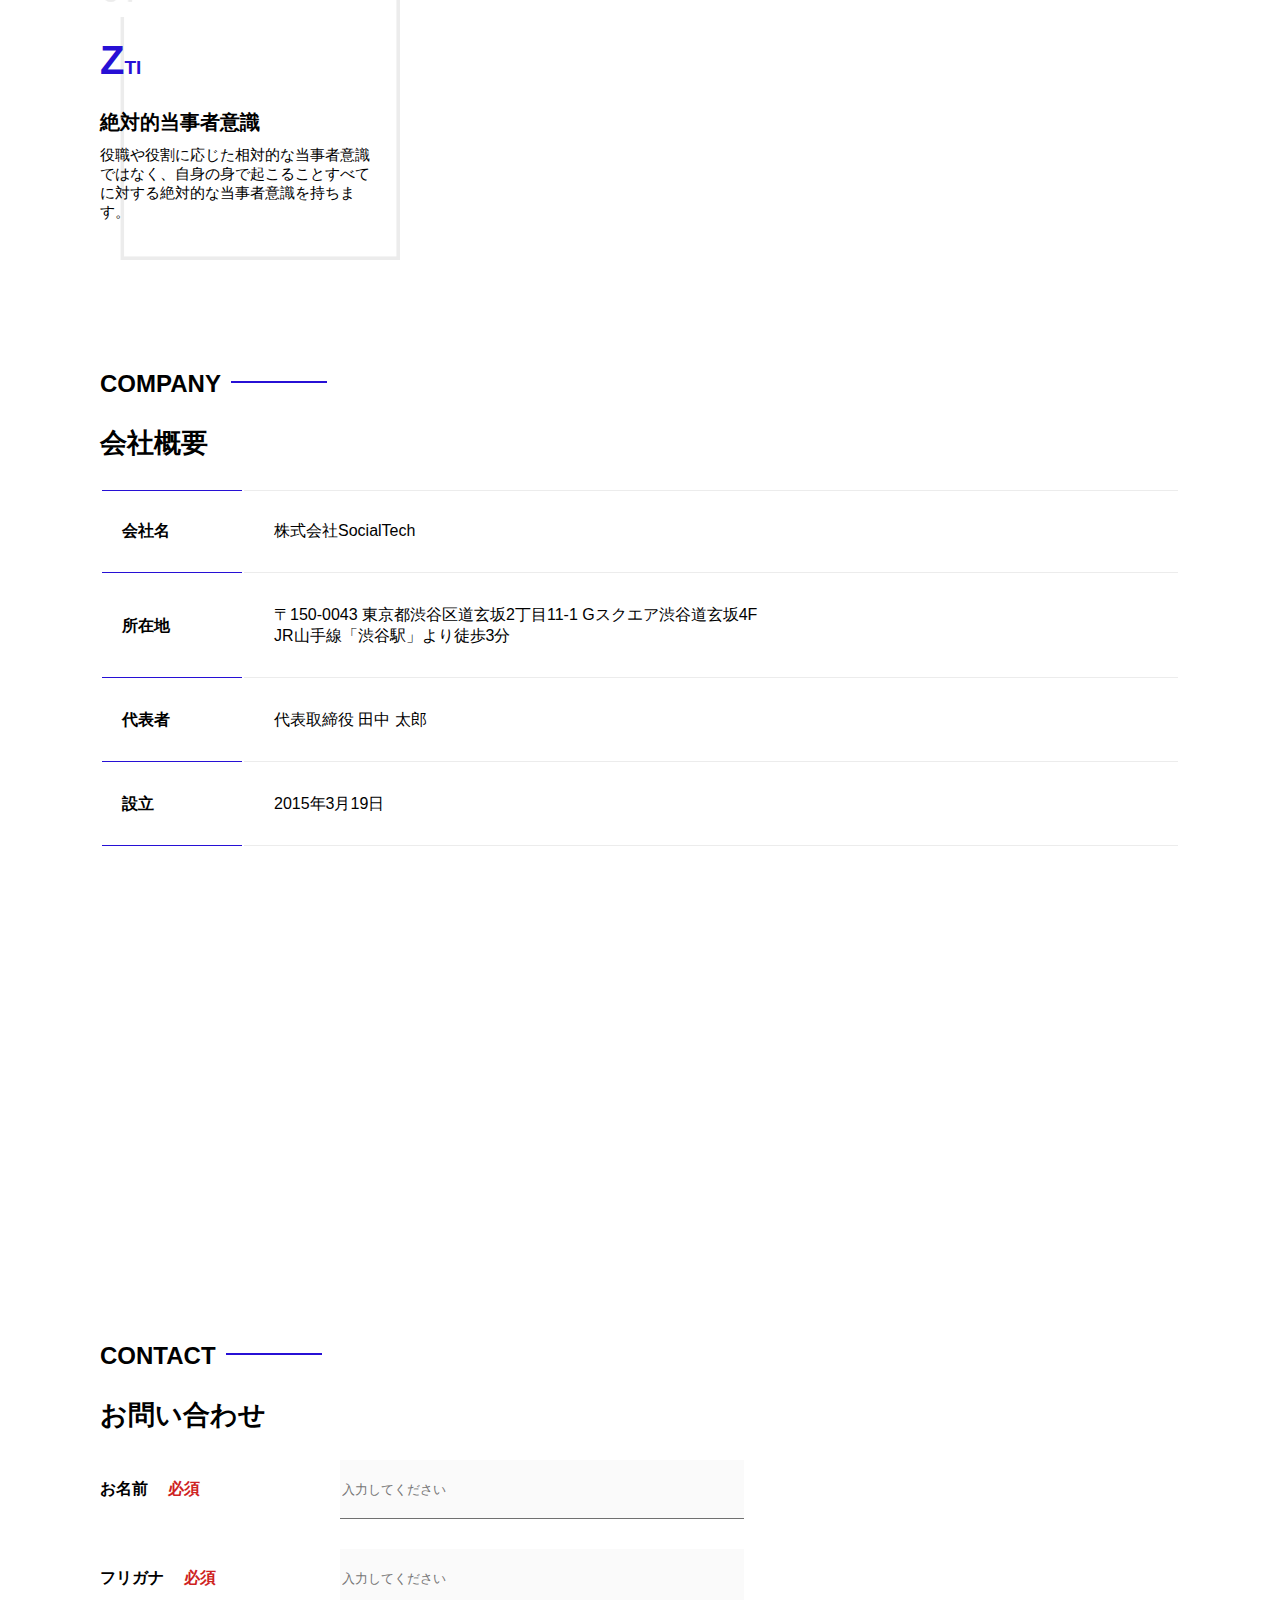
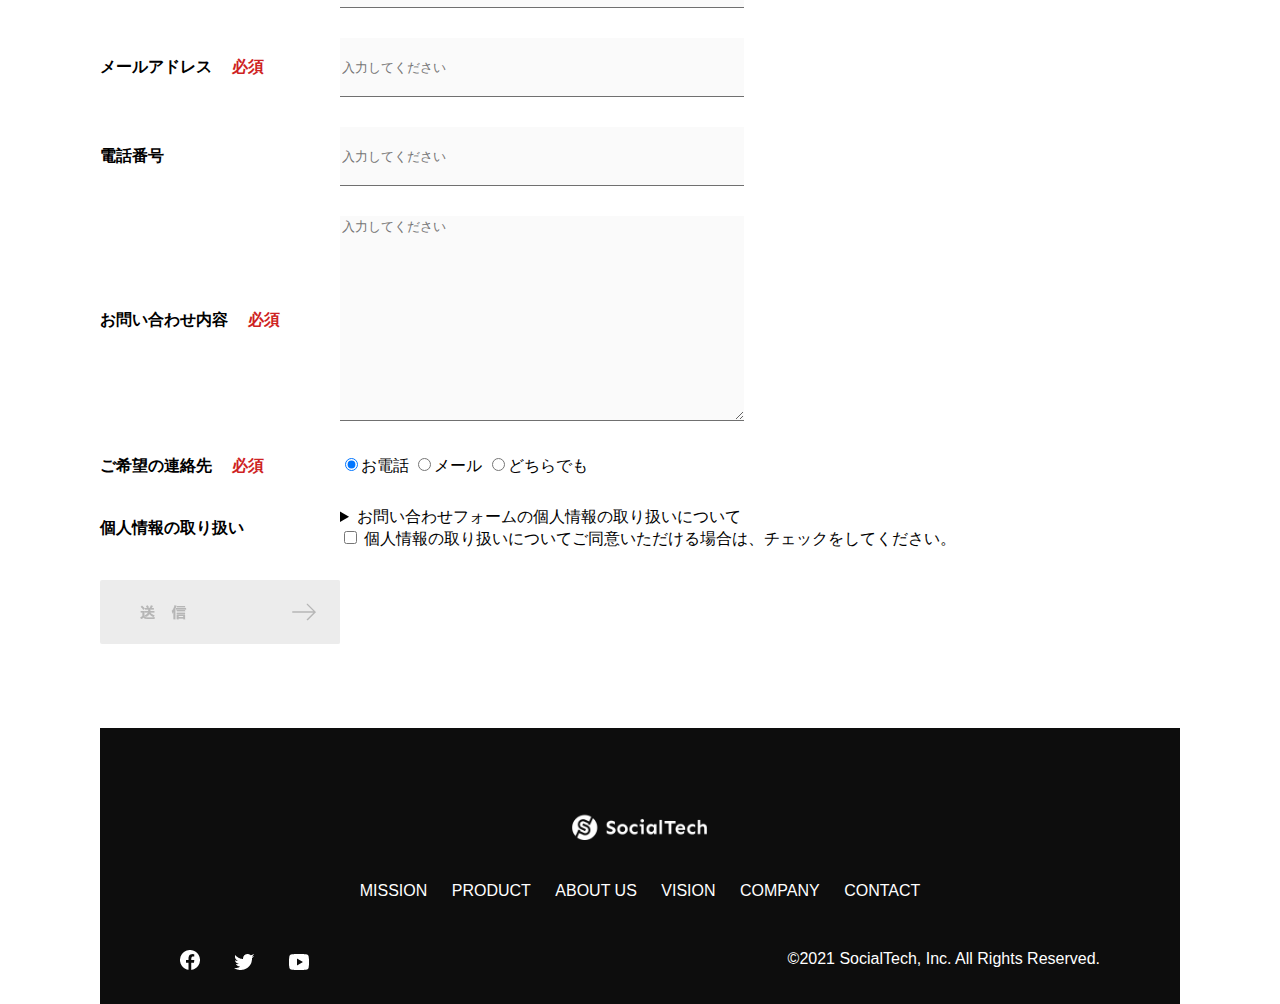
<file: kadai_tutorial_output/index.html>
<!DOCTYPE html>
<html>
  <head>
    <title>SocialTech</title>
    <meta charset="utf-8">
    <meta name="description" content="SocialTechはEdTech業界のリーディングカンパニーを目指します。">
    <meta name="viewport" content="width=device-width, initial-scale=1.0">
    <link rel="stylesheet" href="style.css">
  </head>
  <body>
    <!-- ヘッダー -->
    <header>
      <!-- ロゴ -->
      <a href="index.html" id="logo"><img src="images/logo.png" alt="トップページに戻る"></a>

      <!-- pc用ナビゲーション -->
      <nav id="nav-pc">
        <a href="mission.html">MISSION</a>
        <a href="product.html">PRODUCT</a>
        <a href="index.html#aboutus">ABOUT US</a>
        <a href="index.html#vision">VISION</a>
        <a href="index.html#company">COMPANY</a>
        <a href="index.html#contact">CONTACT</a>
      </nav>
      <!-- スマホ用メニューボタン -->
      <img id="menu-sp" src="images/button-menu.png" alt="ナビゲーションを開く" onclick="document.getElementById('nav-sp').style.display = 'block'">
      
      <!-- スマホ用ナビゲーション -->
      <nav id="nav-sp">
        <img id="close" src="images/button-close.png" alt="ナビゲーションを閉じる" onclick="document.getElementById('nav-sp').style.display = 'none'">
        <a id="logo-sp" href="index.html" onclick="document.getElementById('nav-sp').style.display = 'none'"><img src="images/logo-sp.png" alt="トップページに戻る"></a>
        <a class="menu" href="mission.html" onclick="document.getElementById('nav-sp').style.display = 'none'">MISSION</a>
        <a class="menu" href="product.html" onclick="document.getElementById('nav-sp').style.display = 'none'">PRODUCT</a>
        <a class="menu" href="index.html#aboutus" onclick="document.getElementById('nav-sp').style.display = 'none'">ABOUT US</a>
        <a class="menu" href="index.html#vision" onclick="document.getElementById('nav-sp').style.display = 'none'">VISION</a>
        <a class="menu" href="index.html#company" onclick="document.getElementById('nav-sp').style.display = 'none'">COMPANY</a>
        <a class="menu" href="index.html#contact" onclick="document.getElementById('nav-sp').style.display = 'none'">CONTACT</a>
        <div id="sns">
          <a href="https://www.facebook.com/sejuku2013"><img src="images/button-facebook.png" alt="Facebookのリンク"></a>
          <a href="https://twitter.com/samuraijuku"><img src="images/button-twitter.png" alt="Twitterのリンク"></a>
          <a href="https://www.youtube.com/channel/UCCFOQO5aDK0xXam4cUQXT8g"><img src="images/button-youtube.png" alt="YouTubeのリンク"></a>
        </div>
      </nav>
    </header>
    <main>
      <article>
        <!-- メインビジュアル -->
        <section id="main-visual">
          <div id="main-message">
            <h1>WORLD PEACE</h1>
            <p>IT教育で世界平和を実現する</p>
          </div>
          <img src="images/index/index-main.png" alt="PCの周りに集まる多国籍の仲間たち">
        </section>
        <!-- ミッション -->
        <section id="mission">
          <h2 class="index-h2">MISSION</h2>
          <div id="mission-flex">
            <div>
              <img id="mission-photo" src="images/index/index-mission.png" alt="屋外のベンチで写真を撮影する多国籍の仲間たち">
              <h3>世界平和の実現</h3>
              <p>人類の悲願である世界平和。世界平和を脅かす様々な社会問題を解決するためには、イノベーションをどんどん起こしていく必要があります。SocialTechは、プログラミング教育を通してイノベータを輩出することで、世界平和という大きなテーマに挑んでいきます。</p>
            </div>
            <div>
              <img id="s2dgs" src="images/index/s2dgs.png" alt="S2DGs">
              <h3>S2DGsの実現</h3>
              <p>国連が掲げる「Sustainable Development Goals（持続可能な開発目標）」に含まれる17つのグローバル目標のうち、以下の5つの目標の実現をミッションとしてサービスを展開しています。</p>
              <a href="mission.html">
                <img src="images/button-more.png" alt="もっとみる">
              </a>
            </div>
          </div>
        </section>
        <!-- プロダクト -->
        <section id="product">
          <h2 class="index-h2">PRODUCT</h2>
          <div>
            <div id="product-left">
              <div> 
                <img class="product-photo" src="images/index/index-mantoman.png" alt="PCでコードを書く男性">
                <div class="product-explain">
                  <span>MAN TO MAN</span>
                  <h3>プログラミング教育</h3>
                  <p>2013年より日本で唯一の専属講師によるマンツーマンのプログラミングレッスンを開始。AI/人工知能やウェブデザインの学習も可能です。</p>
                </div>
              </div>
              <div>
                <img class="product-photo" src="images/index/index-career.png" alt="笑顔で話し合う2人の男性">
                <div class="product-explain">
                  <span>CAREER</span>
                  <h3>人材紹介事業</h3>
                  <p>エンジニアへの転職に特化した履歴書や職務経歴書のアドバイスや面接対策を行い、豊富な求人の中から最適なキャリア選択を支援します。</p>
                </div>
              </div>
            </div>
            <div id="product-right">
              <div>
                <img class="product-photo" src="images/index/index-media.png" alt="スマートフォンを操作する人">
                <div class="product-explain">
                  <span>MEDIA</span>
                  <h3>プログラミング学習メディア</h3>
                  <p>月間200万人に読まれる日本最大級のプログラミング学習サイト「SocialTech Blog」やYouTubeチャネルにて学習情報を発信しています。</p>
                </div>
              </div>
              <div>
                <img class="product-photo" src="images/index/index-b2b.png" alt="講演中の男性とそれを聴く人々">
                <div class="product-explain">
                  <span>B2B</span>
                  <h3>法人研修事業</h3>
                  <p>社員のスキルアップ・資格取得・福利厚生を目的としたプログラミング法人研修。貴社の事業モデルに合わせた研修内容の提案を致します。</p>
                </div>
              </div>
            </div>
          </div>
          <div>
            <a id="product-more" href="product.html">
              <img src="images/button-more.png" alt="もっとみる">
            </a>
          </div>
        </section>
        <!-- ABOUT US -->
        <section id="aboutus">
          <h2 class="index-h2">ABOUT US</h2>
          <h3>3つの組織文化</h3>
          <div>
            <table class="culture-table">
              <tr>
                <td>
                  <span class="culture-num">01</span>
                </td>
                <td>
                  <span class="culture-en">FLEXIBLE</span>
                  <span class="culture-jp">フレキシブル</span>
                </td>
              </tr>
              <tr>
                <td>
                  <!-- 空のセル-->
                </td>
                <td>
                  <p class="culture-description">
                    リモートワーク、フルフレックス、副業推奨など1人1人が最大限のパフォーマンスを発揮できる柔軟な働き方を促進しています。
                  </p>
                </td>
              </tr>
              <tr>
                <td>
                  <span class="culture-num">02</span>
                </td>
                <td>
                  <span class="culture-en">TEAL</span>
                  <span class="culture-jp">ティール</span>
                </td>
              </tr>
              <tr>
                <td>
                  <!-- 空のセル-->
                </td>
                <td>
                  <p class="culture-description">
                    会社全体を1つの生命体として捉え、お互いが深く結びついた一階層型組織として部署・チーム関係なく課題解決をできる組織を目指しています。
                  </p>
                </td>
              </tr>
              <tr>
                <td>
                  <span class="culture-num">03</span>
                </td>
                <td>
                  <span class="culture-en">SELF REALIZATION</span>
                  <span class="culture-jp">自己実現</span>
                </td>
              </tr>
              <tr>
                <td>
                  <!-- 空のセル-->
                </td>
                <td>
                  <p class="culture-description">
                    クオーター毎に経営・部署・個人ごとにOKRを設定し個人のキャリアと会社の目指す方向の軌道修正を行っております。
                  </p>
                </td>
              </tr>
            </table>
            <img class="culture-img" src="images/index/index-aboutus1.png" alt="笑顔で話し合う2人の女性">
          </div>
          <img class="culture-img2" src="images/index/index-aboutus2.png" alt="笑顔で話し合う3人の男女">
        </section>
        <!-- VISION -->
        <section id="vision">
          <h2 class="index-h2">VISION</h2>
          <h3>7つの行動指針</h3>
          <div>
            <div class="vision-box">
              <img src="images/index/vision-01.png" alt="01">
              <span>
                <h4>CUSTOMER IS BOSS</h4>
                <h5>あなたのボスは顧客である</h5>
                <p>私たちは常にお客様志向で行動し、お客様を喜ばせ、期待値を超えた感動を提供することを大切にします。</p>
              </span>
            </div>
            <div class="vision-box">
              <img src="images/index/vision-02.png" alt="02">
              <span>
                <h4>MOVE FAST</h4>
                <h5>早さは価値</h5>
                <p>素早く試し、素早く実行することで新しい気付きや発見を見つけていきます。</p>
              </span>
            </div>
            <div class="vision-box">
              <img src="images/index/vision-03.png" alt="03">
              <span>
                <h4>IMPACT DRIVEN</h4>
                <h5>作業するのは仕事ではない</h5>
                <p>問題から考え、成果とは何かを考え続け、インパクトのある成果を生むために仕事をしていきます。</p>
              </span>
            </div>
            <div class="vision-box">
              <img src="images/index/vision-04.png" alt="04">
              <span>
                <h4>SAVE TIME, SAVE MONEY</h4>
                <h5>浪費は命取りになる</h5>
                <p>少ないコストでできる方法を考えます。お金だけでなく、人の時間をいただいている自覚を持ち、あらゆるリソースを有意義に活用します。</p>
              </span>
            </div>
            <div class="vision-box">
              <img src="images/index/vision-05.png" alt="05">
              <span>
                <h4>BE GENTLE</h4>
                <h5>「優しくない」をなくす</h5>
                <p>社会をすこしずつ優しくしていきます。自分、家族、同僚、顧客、他人、全ての人に優しくいることを心がけます。</p>
              </span>
            </div>
            <div class="vision-box">
              <img src="images/index/vision-06.png" alt="06">
              <span>
                <h4>ABC</h4>
                <h5>当たり前の事をバカにせずにちゃんとやる</h5>
                <p>礼儀、健康、嘘をつかない。当たり前の事が出来ているかを常に自問し、当たり前の基準を高く持って行動します。</p>
              </span>
            </div>
            <div class="vision-box">
              <img src="images/index/vision-07.png" alt="07">
              <span>
                <h4>ZTI</h4>
                <h5>絶対的当事者意識</h5>
                <p>役職や役割に応じた相対的な当事者意識ではなく、自身の身で起こることすべてに対する絶対的な当事者意識を持ちます。</p>
              </span>
            </div>
          </div>
        </section>
        <!-- COMPANY -->
        <section id="company">
          <h2 class="index-h2">COMPANY</h2>
          <h3>会社概要</h3>
          <table id="company-table">
            <tr>
              <th class="tableheader-first">会社名</th>
              <td class="cell-first">株式会社SocialTech</td>
            </tr>
            <tr>
              <th class="tableheader">所在地</th>
              <td class="cell">〒150-0043 東京都渋谷区道玄坂2丁目11-1 Gスクエア渋谷道玄坂4F<br>JR山手線「渋谷駅」より徒歩3分</td>
            </tr>
            <tr>
              <th class="tableheader">代表者</th>
              <td class="cell">代表取締役 田中 太郎</td>
            </tr>
            <tr>
              <th class="tableheader">設立</th>
              <td class="cell">2015年3月19日</td>
            </tr>
          </table>
          <iframe 
            src="https://www.google.com/maps/embed?pb=!1m18!1m12!1m3!1d3241.7198453897104!2d139.6934597760261!3d35.65927343117955!2m3!1f0!2f0!3f0!3m2!1i1024!2i768!4f13.1!3m3!1m2!1s0x60188caa213a85e5%3A0x8e064c523da1dacc!2z44K544Kv44Ko44Ki5riL6LC3!5e0!3m2!1sja!2sjp!4v1706576824206!5m2!1sja!2sjp" width="600" height="450" style="border:0;" allowfullscreen="" loading="lazy" referrerpolicy="no-referrer-when-downgrade">
          </iframe>
        </section>
        <!-- お問い合わせフォーム -->
        <section id="contact">
          <h2 class="index-h2">CONTACT</h2>
          <h3>お問い合わせ</h3>
          <!-- STATIC FORMSのフォームタグ -->
          <form action="https://api.staticforms.xyz/submit" method="post">
            <input type="text" name="honeypot" style="display:none">
            <!-- STATIC FORMSのアクセスキー -->
            <input type="hidden" name="accessKey" value="9ae81e00-6c93-49f8-9ead-6cedcdf628e0">
            <!-- メールのタイトル -->
            <input type="hidden" name="subject" value="お問合せフォーム" />
            <!-- 送信先のメールアドレスをvalueに設定する -->
            <input type="hidden" name="replyTo" value="hiroshi.kamiyabar@gmail.com">
            <!-- redirectToのURLは公開後のURLへリンクする -->
            <input type="hidden" name="redirectTo" value="">
            <div>
              <div class="contact-heading">
                <label class="contact-label">お名前<span class="contact-span">必須</span></label>
              </div>
              <div>
                <input type="text" name="name" placeholder="入力してください" class="contact-textbox">
              </div>
            </div>
            <div>
              <div class="contact-heading">
                <label class="contact-label">フリガナ<span class="contact-span">必須</span></label>
              </div>
              <div>
                <input type="text" name="hurigana" placeholder="入力してください" class="contact-textbox">
              </div>
            </div>
            <div>
              <div class="contact-heading">
                <label class="contact-label">メールアドレス<span class="contact-span">必須</span></label>
              </div>
              <div>
                <input type="text" name="email" placeholder="入力してください" class="contact-textbox">
              </div>
            </div>
            <div>
              <div class="contact-heading">
                <label class="contact-label">電話番号</label>
              </div>
              <div>
                <input type="text" name="tel" placeholder="入力してください" class="contact-textbox">
              </div>
            </div>
            <div>
              <div class="contact-heading">
                <label class="contact-label">お問い合わせ内容<span class="contact-span">必須</span></label>
              </div>
              <div>
                <textarea class="contact-textarea" placeholder="入力してください" name="message"></textarea>
              </div>
            </div>
            <div>
              <div class="contact-heading">
                <label class="contact-label">ご希望の連絡先<span class="contact-span">必須</span></label>
              </div>
              <div>
                <input class="contact-radio" type="radio" value="tel" name="contact" checked><label>お電話</label>
                <input class="contact-radio" type="radio" value="mail" name="contact"><label>メール</label>
                <input class="contact-radio" type="radio" value="both" name="contact"><label>どちらでも</label>
              </div>
            </div>
            <div>
              <div class="contact-heading">
                <label class="contact-label">個人情報の取り扱い</label>
              </div>
              <div>
                <details>
                  <summary>お問い合わせフォームの個人情報の取り扱いについて</summary>
                  <div>
                    <span>１．組織の名称又は氏名</span><br>
                    株式会社SocialTech<br><br>
                    <span>２．個人情報保護管理者（若しくはその代理人）の氏名又は職名、所属及び連絡先
                      鈴木 一郎 コーポレート部</span><br>
                    メールアドレス：support@socialtech.net<br>
                    TEL：03-xxxx-xxxx<br>
                    <span>３．個人情報の利用目的</span><br>
                    ・本サービス及び本サービスに関連する情報の提供又はそれらに関する連絡のため<br>
                    ・ユーザーの本人確認のため<br>
                    ・当社サービスのご案内のため<br>
                    ・当社の商品等の広告または宣伝（電子メールによるものを含むものとします。）<br><br>
                    <span>４．個人情報の取り扱い業務の委託</span><br>
                    個人情報の取扱業務の全部または一部を外部に業務委託する場合があります。<br>
                    その際、弊社は、個人情報を適切に保護できる管理体制を敷き実行していることを条件として<br>
                    委託先を厳選したうえで、機密保持契約を委託先と締結し、お客様の個人情報を厳密に管理させます。<br><br>
                    <span>５．個人情報の開示等の請求</span><br>
                    お客様は、弊社に対してご自身の個人情報の開示等（利用目的の通知、開示、内容の訂正・追加・削除、利用の停止または消去、第三者への提供の停止）に関して、当社問合わせ窓口に申し出ることができます。<br>
                    その際、弊社はお客様ご本人を確認させていただいたうえで、合理的な期間内に対応いたします。<br><br>
                    なお、個人情報に関する弊社問合わせ先は、次の通りです。<br><br>
                    株式会社SocialTech　個人情報問合せ窓口<br>
                    〒150-0043　東京都渋谷区道玄坂2丁目11-1 Ｇスクエア渋谷道玄坂 4F<br>
                    メールアドレス：support@socialtech.net　TEL：03-xxxx-xxxx<br><br>
                    <span>６．個人情報を提供されることの任意性について</span><br><br>
                    お客様がご自身の個人情報を弊社に提供されるか否かは、お客様のご判断によりますが、もしご提供されない場合には、適切なサービスが提供できない場合がありますので予めご了承ください。
                  </div>
                </details>
                <input type="checkbox" name="agree">
                <span>個人情報の取り扱いについてご同意いただける場合は、チェックをしてください。</span>
              </div>
            </div>
            <input type="image" value="submit" src="images/button-submit.png" alt="送信する">
          </form>
        </section>
      </article>
      <footer>
        <div id="footer-logo">
          <img src="images/logo-sp.png" alt="SocialTech">
        </div>
        <div id="footer-link">
          <a href="mission.html">MISSION</a>
          <a href="product.html">PRODUCT</a>
          <a href="index.html#aboutus">ABOUT US</a>
          <a href="index.html#vision">VISION</a>
          <a href="index.html#company">COMPANY</a>
          <a href="index.html#contact">CONTACT</a>
        </div>
        <div id="sns-footer">
          <a href="https://www.facebook.com/sejuku2013"><img src="images/button-facebook.png" alt="Facebookのリンク"></a>
          <a href="https://twitter.com/samuraijuku"><img src="images/button-twitter.png" alt="Twitterのリンク"></a>
          <a href="https://www.youtube.com/channel/UCCFOQO5aDK0xXam4cUQXT8g"><img src="images/button-youtube.png" alt="YouTubeのリンク"></a>
          <span id="copyright">&copy;2021 SocialTech, Inc. All Rights Reserved. </span>
        </div>
      </footer>
    </main>
  </body>
</html>
</file>
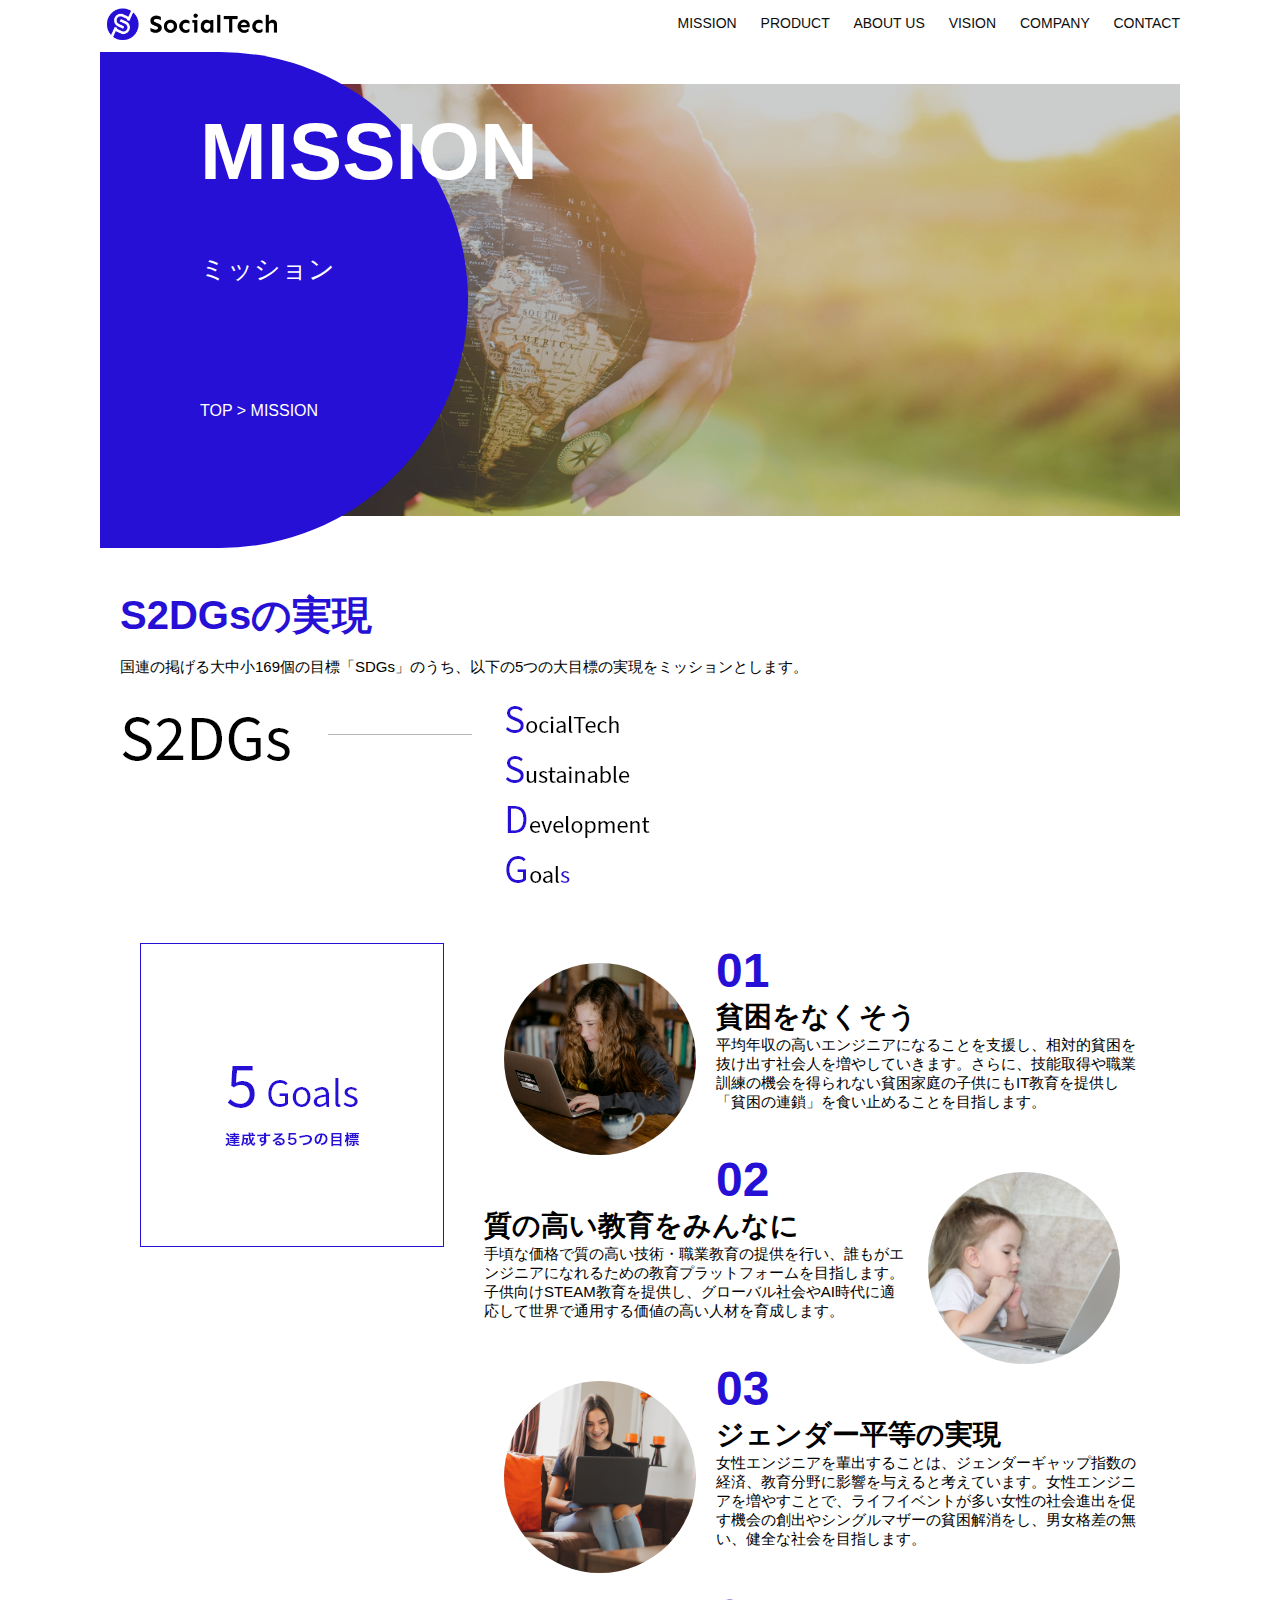
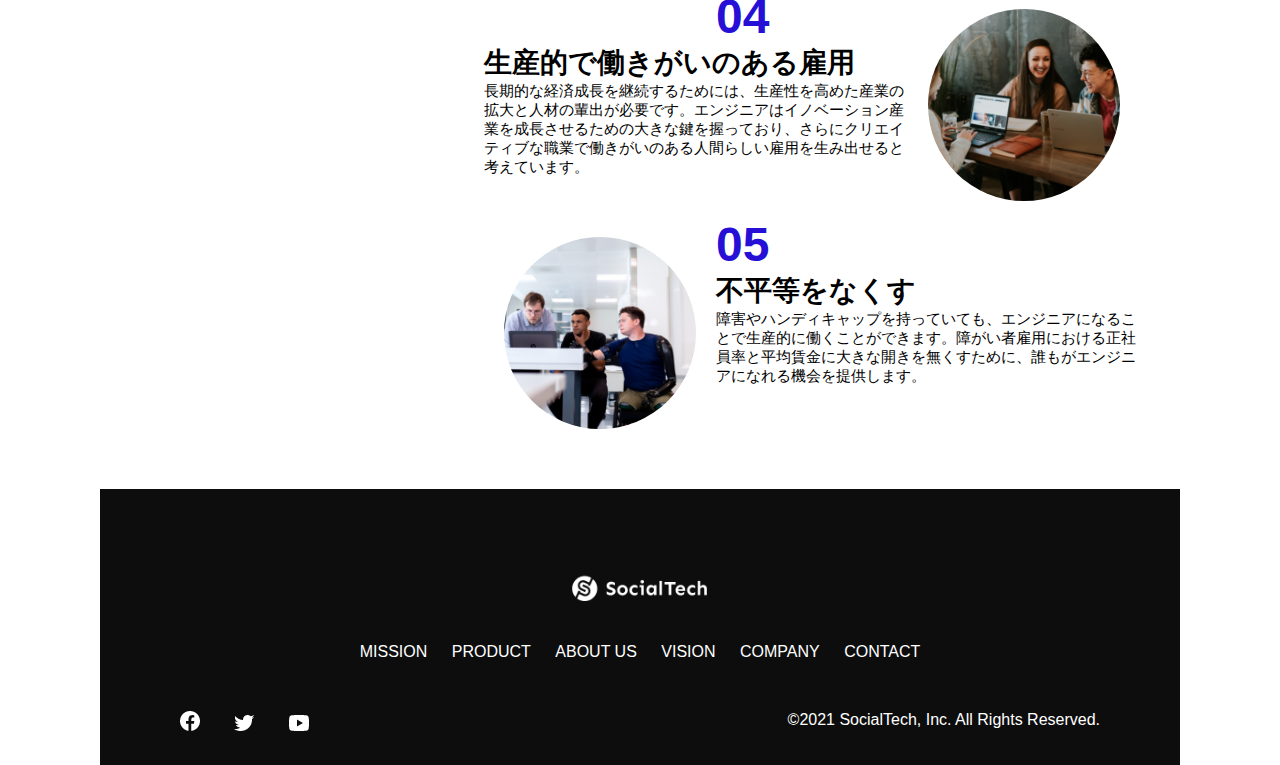
<file: kadai_tutorial_output/mission.html>
<!DOCTYPE html>
<html>
<head>
  <title>SocialTech - MISSION ミッション -</title>
  <meta charset="utf-8">
  <meta name="description" content="SocialTechが目指す5つの目標（S2DGs）を紹介します">
  <meta name="viewport" content="width=device-width, initial-scale=1.0">
  <link rel="stylesheet" href="style.css">
</head>
<body>
  <!-- ヘッダー -->
  <header>
    <!-- ロゴ -->
    <a href="index.html" id="logo"><img src="images/logo.png" alt="トップページに戻る"></a>

    <!-- PC用ナビゲーション -->
    <nav id="nav-pc">
      <a href="mission.html">MISSION</a>
      <a href="product.html">PRODUCT</a>
      <a href="index.html#aboutus">ABOUT US</a>
      <a href="index.html#vision">VISION</a>
      <a href="index.html#company">COMPANY</a>
      <a href="index.html#contact">CONTACT</a>
    </nav>

    <!-- スマホ用メニューボタン -->
    <img id="menu-sp" src="images/button-menu.png" alt="ナビゲーションを開く" onclick="document.getElementById('nav-sp').style.display = 'block'">
  
    <!-- スマホ用ナビゲーション -->
    <nav id="nav-sp">
      <img id="close" src="images/button-close.png" alt="ナビゲーションを閉じる" onclick="document.getElementById('nav-sp').style.display = 'none'">
      <a id="logo-sp" href="index.html" onclick="document.getElementById('nav-sp').style.display = 'none'"><img
          src="images/logo-sp.png" alt="トップページに戻る"></a>
      <a class="menu" href="mission.html" onclick="document.getElementById('nav-sp').style.display = 'none'">MISSION</a>
      <a class="menu" href="product.html" onclick="document.getElementById('nav-sp').style.display = 'none'">PRODUCT</a>
      <a class="menu" href="index.html#aboutus" onclick="document.getElementById('nav-sp').style.display = 'none'">ABOUT US</a>
      <a class="menu" href="index.html#vision" onclick="document.getElementById('nav-sp').style.display = 'none'">VISION</a>
      <a class="menu" href="index.html#company" onclick="document.getElementById('nav-sp').style.display = 'none'">COMPANY</a>
      <a class="menu" href="index.html#contact" onclick="document.getElementById('nav-sp').style.display = 'none'">CONTACT</a>
      <div id="sns">
        <a href="https://www.facebook.com/sejuku2013"><img src="images/button-facebook.png" alt="Facebookのリンク"></a>
        <a href="https://twitter.com/samuraijuku"><img src="images/button-twitter.png" alt="Twitterのリンク"></a>
        <a href="https://www.youtube.com/channel/UCCFOQO5aDK0xXam4cUQXT8g"><img src="images/button-youtube.png" alt="YouTubeのリンク"></a>
      </div>
    </nav>
  </header>
  <main>
    <article>
      <section id="mission-main">
        <div id="mission-title">
          <h1>MISSION</h1>
          <span>ミッション</span>
          <div>TOP > MISSION</div>
        </div>
      </section>
      <section id="mission-s2dgs">
        <h2 class="mission-h2">S2DGsの実現</h2>
        <p>国連の掲げる大中小169個の目標「SDGs」のうち、以下の5つの大目標の実現をミッションとします。</p>
        <img src="images/mission/mission-s2dgs.png" alt="S2DGs">
      </section>
      <section id="mission-5goals">
        <div>
          <img id="s2dgs-image" src="images/mission/mission-5goals.png" alt="5Goals">
        </div>
        <div>
          <div>
            <img class="fivegoals-image-left" src="images/mission/mission-5goals01.png" alt="PCを操作する女の子">
            <span class="fivegoals-number">01</span>
            <h3 class="fivegoals-h3">貧困をなくそう</h3>
            <p class="fivegoals-p">
              平均年収の高いエンジニアになることを支援し、相対的貧困を抜け出す社会人を増やしていきます。さらに、技能取得や職業訓練の機会を得られない貧困家庭の子供にもIT教育を提供し「貧困の連鎖」を食い止めることを目指します。
            </p>
          </div>
  
          <div>
            <img class="fivegoals-image-right" src="images/mission/mission-5goals02.png" alt="PCを見つめる小さい女の子">
            <span class="fivegoals-number">02</span>
            <h3 class="fivegoals-h3">質の高い教育をみんなに</h3>
            <p class="fivegoals-p">
              手頃な価格で質の高い技術・職業教育の提供を行い、誰もがエンジニアになれるための教育プラットフォームを目指します。子供向けSTEAM教育を提供し、グローバル社会やAI時代に適応して世界で通用する価値の高い人材を育成します。
            </p>
          </div>
  
          <div>
            <img class="fivegoals-image-left" src="images/mission/mission-5goals03.png" alt="PCを操作する女性">
            <span class="fivegoals-number">03</span>
            <h3 class="fivegoals-h3">ジェンダー平等の実現</h3>
            <p class="fivegoals-p">
              女性エンジニアを輩出することは、ジェンダーギャップ指数の経済、教育分野に影響を与えると考えています。女性エンジニアを増やすことで、ライフイベントが多い女性の社会進出を促す機会の創出やシングルマザーの貧困解消をし、男女格差の無い、健全な社会を目指します。
            </p>
          </div>
  
          <div>
            <img class="fivegoals-image-right" src="images/mission/mission-5goals04.png" alt="笑顔で話し合う3人の男女">
            <span class="fivegoals-number">04</span>
            <h3 class="fivegoals-h3">生産的で働きがいのある雇用</h3>
            <p class="fivegoals-p">
              長期的な経済成長を継続するためには、生産性を高めた産業の拡大と人材の輩出が必要です。エンジニアはイノベーション産業を成長させるための大きな鍵を握っており、さらにクリエイティブな職業で働きがいのある人間らしい雇用を生み出せると考えています。
            </p>
          </div>
  
          <div>
            <img class="fivegoals-image-left" src="images/mission/mission-5goals05.png" alt="障害を持つ男性が生き生きと働く様子">
            <span class="fivegoals-number">05</span>
            <h3 class="fivegoals-h3">不平等をなくす</h3>
            <p class="fivegoals-p">
              障害やハンディキャップを持っていても、エンジニアになることで生産的に働くことができます。障がい者雇用における正社員率と平均賃金に大きな開きを無くすために、誰もがエンジニアになれる機会を提供します。
            </p>
          </div>
        </div>
      </section>
    </article>
    <footer>
      <div id="footer-logo"><img src="images/logo-sp.png" alt="SocialTech">
      </div>
      <div id="footer-link">
        <a href="mission.html">MISSION</a>
        <a href="product.html">PRODUCT</a>
        <a href="index.html#aboutus">ABOUT US</a>
        <a href="index.html#vision">VISION</a>
        <a href="index.html#company">COMPANY</a>
        <a href="index.html#contact">CONTACT</a>
      </div>
      <div id="sns-footer">
        <a href="https://www.facebook.com/sejuku2013"><img src="images/button-facebook.png" alt="Facebookのリンク"></a>
        <a href="https://twitter.com/samuraijuku"><img src="images/button-twitter.png" alt="Twitterのリンク"></a>
        <a href="https://www.youtube.com/channel/UCCFOQO5aDK0xXam4cUQXT8g"><img src="images/button-youtube.png" alt="YouTubeのリンク"></a>
        <span id="copyright">&copy;2021 SocialTech, Inc. All Rights Reserved. </span>
      </div>
    </footer>
  </main>
</body>
</html>
</file>
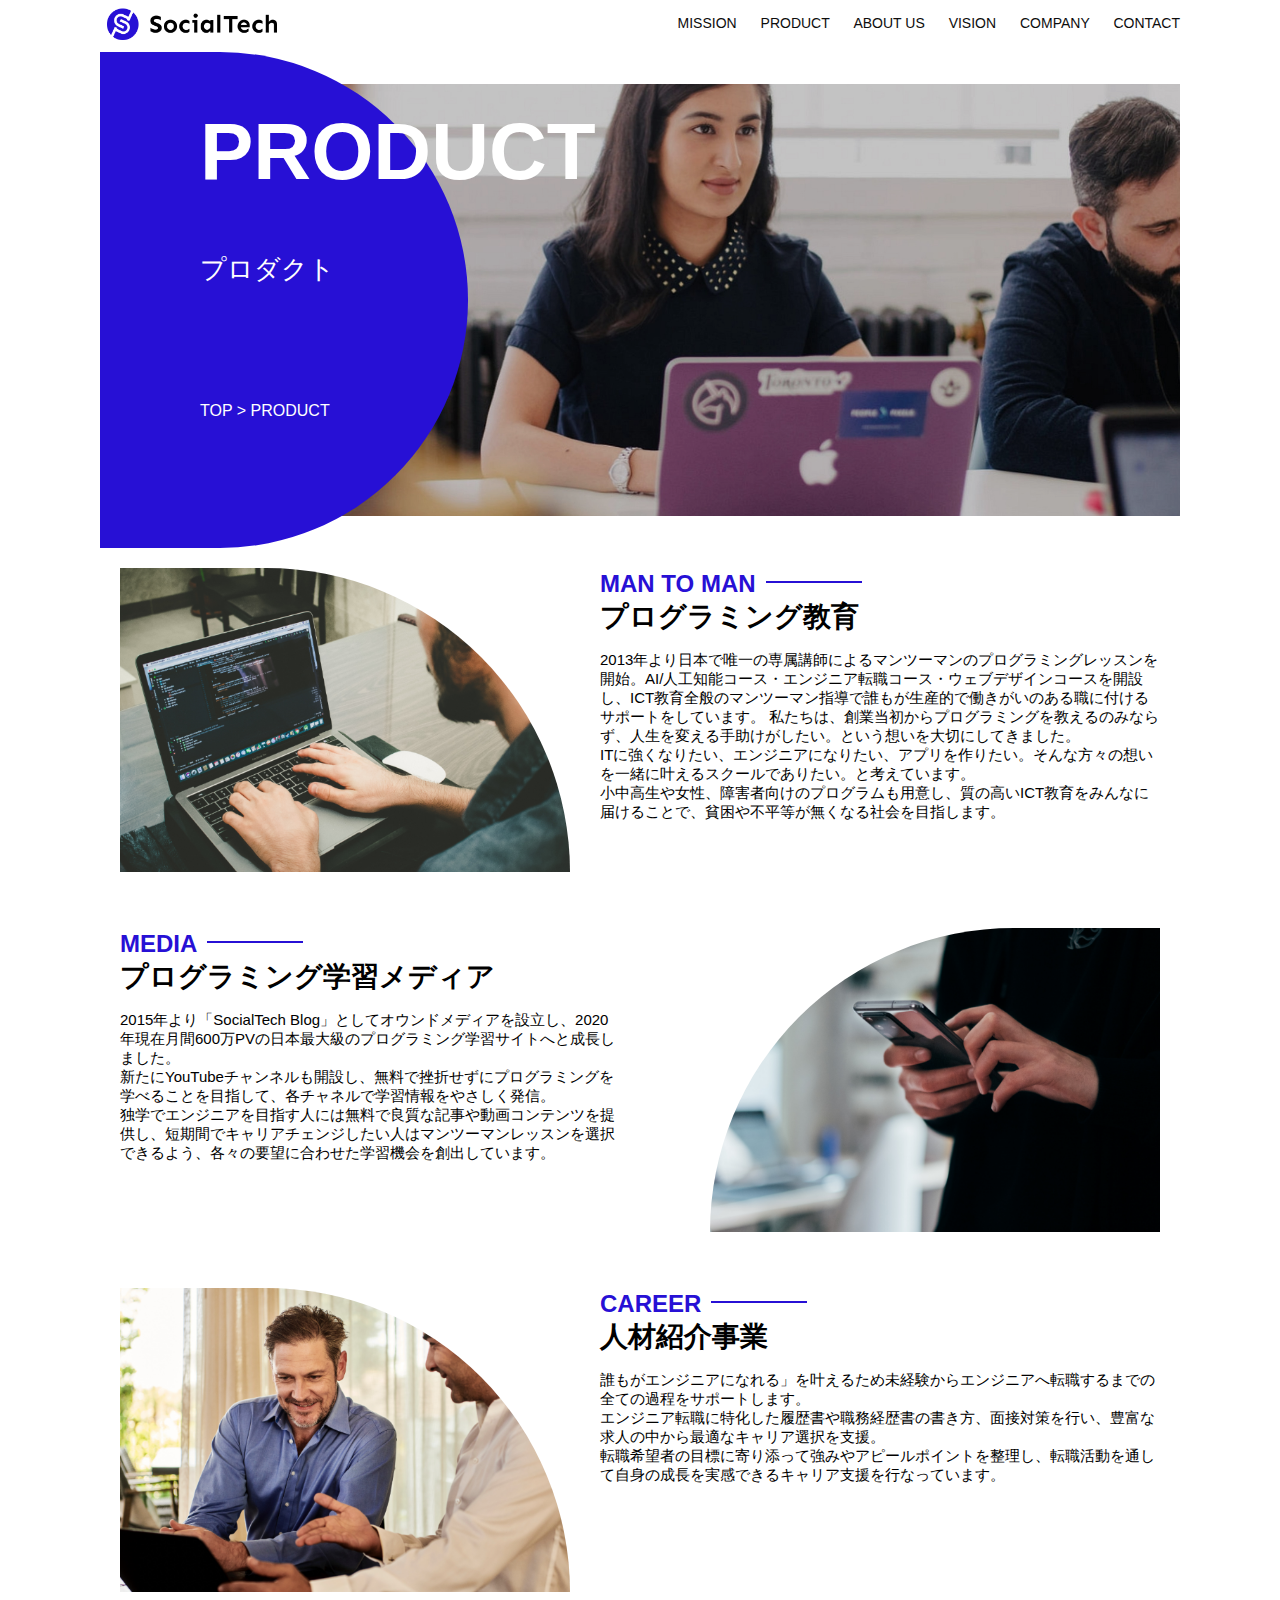
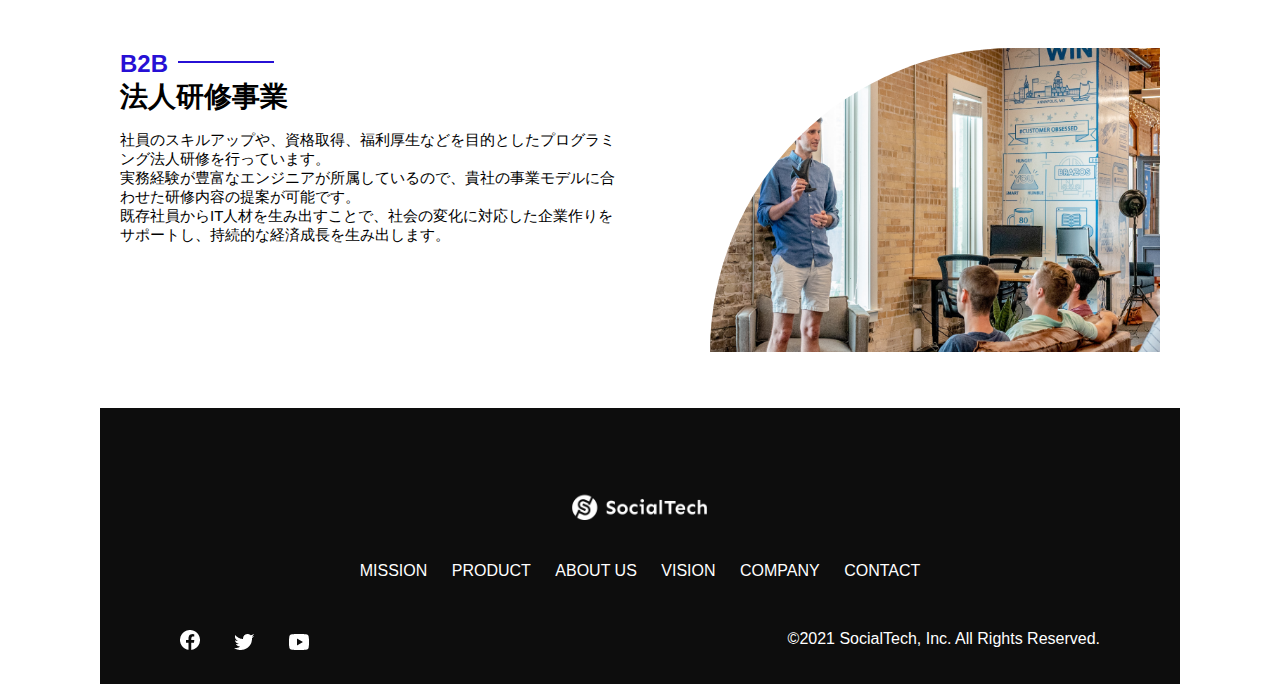
<file: kadai_tutorial_output/product.html>
<!DOCTYPE html>
<html>
  <head>
    <title>SocialTech -PRODUCT プロダクト-</title>
    <meta charset="utf-8">
    <meta name="description" content="SocialTechの4つのプロダクトを紹介します">
    <meta name="viewport" content="width=device-width, initial-scale=1.0">
    <link rel="stylesheet" href="style.css">
  </head>
  <body>
    <!-- ヘッダー -->
    <header>
      <!-- ロゴ -->
      <a href="index.html" id="logo"><img src="images/logo.png" alt="トップページに戻る"></a>
  
      <!-- PC用ナビゲーション -->
      <nav id="nav-pc">
        <a href="mission.html">MISSION</a>
        <a href="product.html">PRODUCT</a>
        <a href="index.html#aboutus">ABOUT US</a>
        <a href="index.html#vision">VISION</a>
        <a href="index.html#company">COMPANY</a>
        <a href="index.html#contact">CONTACT</a>
      </nav>
  
      <!-- スマホ用メニューボタン -->
      <img id="menu-sp" src="images/button-menu.png" alt="ナビゲーションを開く" onclick="document.getElementById('nav-sp').style.display = 'block'">
  
      <!-- スマホ用ナビゲーション -->
      <nav id="nav-sp">
        <img id="close" src="images/button-close.png" alt="ナビゲーションを閉じる" onclick="document.getElementById('nav-sp').style.display = 'none'">
        <a id="logo-sp" href="index.html" onclick="document.getElementById('nav-sp').style.display = 'none'"><img
            src="images/logo-sp.png" alt="トップページに戻る"></a>
        <a class="menu" href="mission.html" onclick="document.getElementById('nav-sp').style.display = 'none'">MISSION</a>
        <a class="menu" href="product.html" onclick="document.getElementById('nav-sp').style.display = 'none'">PRODUCT</a>
        <a class="menu" href="index.html#aboutus" onclick="document.getElementById('nav-sp').style.display = 'none'">ABOUT
          US</a>
        <a class="menu" href="index.html#vision" onclick="document.getElementById('nav-sp').style.display = 'none'">VISION</a>
        <a class="menu" href="index.html#company" onclick="document.getElementById('nav-sp').style.display = 'none'">COMPANY</a>
        <a class="menu" href="index.html#contact" onclick="document.getElementById('nav-sp').style.display = 'none'">CONTACT</a>
        <div id="sns">
          <a href="https://www.facebook.com/sejuku2013"><img src="images/button-facebook.png" alt="Facebookのリンク"></a>
          <a href="https://twitter.com/samuraijuku"><img src="images/button-twitter.png" alt="Twitterのリンク"></a>
          <a href="https://www.youtube.com/channel/UCCFOQO5aDK0xXam4cUQXT8g"><img src="images/button-youtube.png" alt="YouTubeのリンク"></a>
        </div>
      </nav>
    </header>
    <main>
      <article>
        <section id="product-main">
          <div id="product-title">
            <h1>PRODUCT</h1>
            <span>プロダクト</span>
            <div>TOP > PRODUCT</div>
          </div>
        </section>
        <section class="product-section1">
          <img src="images/product/product-mantoman.png" alt="PCでコードを書く男性">
          <div>
            <h2 class="product-h2">MAN TO MAN</h2>
            <h3 class="product-h3">プログラミング教育</h3>
            <p>2013年より日本で唯一の専属講師によるマンツーマンのプログラミングレッスンを開始。AI/人工知能コース・エンジニア転職コース・ウェブデザインコースを開設し、ICT教育全般のマンツーマン指導で誰もが生産的で働きがいのある職に付けるサポートをしています。
              私たちは、創業当初からプログラミングを教えるのみならず、人生を変える手助けがしたい。という想いを大切にしてきました。<br>ITに強くなりたい、エンジニアになりたい、アプリを作りたい。そんな方々の想いを一緒に叶えるスクールでありたい。と考えています。<br>小中高生や女性、障害者向けのプログラムも用意し、質の高いICT教育をみんなに届けることで、貧困や不平等が無くなる社会を目指します。
            </p>
          </div>
        </section>
        <section class="product-section2">
          <div>
            <h2 class="product-h2">MEDIA</h2>
            <h3 class="product-h3">プログラミング学習メディア</h3>
            <p>2015年より「SocialTech Blog」としてオウンドメディアを設立し、2020年現在月間600万PVの日本最大級のプログラミング学習サイトへと成長しました。<br>新たにYouTubeチャンネルも開設し、無料で挫折せずにプログラミングを学べることを目指して、各チャネルで学習情報をやさしく発信。<br>独学でエンジニアを目指す人には無料で良質な記事や動画コンテンツを提供し、短期間でキャリアチェンジしたい人はマンツーマンレッスンを選択できるよう、各々の要望に合わせた学習機会を創出しています。
            </p>
          </div>
          <img src="images/product/product-media.png" alt="スマートフォンを操作する人">
        </section>
        <section class="product-section1">
          <img src="images/product/product-career.png" alt="笑顔で話し合う2人の男性">
          <div>
            <h2 class="product-h2">CAREER</h2>
            <h3 class="product-h3">人材紹介事業</h3>
            <p>誰もがエンジニアになれる」を叶えるため未経験からエンジニアへ転職するまでの全ての過程をサポートします。<br>エンジニア転職に特化した履歴書や職務経歴書の書き方、面接対策を行い、豊富な求人の中から最適なキャリア選択を支援。<br>転職希望者の目標に寄り添って強みやアピールポイントを整理し、転職活動を通して自身の成長を実感できるキャリア支援を行なっています。<br>
            </p>
          </div>
        </section>
        <section class="product-section2">
          <div>
            <h2 class="product-h2">B2B</h2>
            <h3 class="product-h3">法人研修事業</h3>
            <p>社員のスキルアップや、資格取得、福利厚生などを目的としたプログラミング法人研修を行っています。<br>実務経験が豊富なエンジニアが所属しているので、貴社の事業モデルに合わせた研修内容の提案が可能です。<br>既存社員からIT人材を生み出すことで、社会の変化に対応した企業作りをサポートし、持続的な経済成長を生み出します。
            </p>
          </div>
          <img src="images/product/product-b2b.png" alt="講演中の男性とそれを聴く人々">
        </section>
      </article>
      <footer>
        <div id="footer-logo"><img src="images/logo-sp.png" alt="SocialTech">
        </div>
        <div id="footer-link">
          <a href="mission.html">MISSION</a>
          <a href="product.html">PRODUCT</a>
          <a href="index.html#aboutus">ABOUT US</a>
          <a href="index.html#vision">VISION</a>
          <a href="index.html#company">COMPANY</a>
          <a href="index.html#contact">CONTACT</a>
        </div>
        <div id="sns-footer">
          <a href="https://www.facebook.com/sejuku2013"><img src="images/button-facebook.png" alt="Facebookのリンク"></a>
          <a href="https://twitter.com/samuraijuku"><img src="images/button-twitter.png" alt="Twitterのリンク"></a>
          <a href="https://www.youtube.com/channel/UCCFOQO5aDK0xXam4cUQXT8g"><img src="images/button-youtube.png" alt="YouTubeのリンク"></a>
          <span id="copyright">&copy;2021 SocialTech, Inc. All Rights Reserved. </span>
        </div>
      </footer>
    </main>
  </body>
</html>
</file>
<file: kadai_012/style.css>
/* PC、スマホ共通スタイル */
body {
  font-family: "Source Sans Pro", "Hiragino Kaku Gothic ProN", Meiryo, Arial,
    sans-serif;
}

p {
  font-size: 15px;
}

/*================
PC用のスタイル 
=================*/
/* 横幅設定 */
body {
  max-width: 1080px;
  min-width: 960px;
  margin: 0 auto 0 auto;
}

/* ヘッダー */
header {
  display: flex;
  justify-content: space-between;
}

/* ナビゲーションのレイアウト */
#nav-pc {
  text-align: right;
  font-size: 14px;
  padding-top: 15px;
}

/* ナビゲーションのリンクの装飾設定 */
#nav-pc>a {
  text-decoration: none;
  margin-left: 20px;
}

#nav-pc>a:link {
  color: #0d0d0d;
}

#nav-pc>a:visited {
  color: #0d0d0d;
}

#nav-pc>a:hover {
  color: #0d0d0d;
  text-decoration: underline;
}

#nav-pc>a:active {
  color: #0d0d0d;
}

/* メインビジュアル*/
#main-visual {
  position: relative;
  height: 400px;
}

#main-message {
  position: absolute;
  top: 0;
  left: 0;
  background-color: #2710d5;
  color: #ffffff;
  border-radius: 0 0 476px 0;
  max-width: 620px;
  height: 100%;
  width: 100%;
  z-index: 11;
}

#main-message>h1 {
  font-size: 60px;
  font-weight: bold;
  margin: 100px 0 0 50px;
}

#main-message>p {
  font-size: 28px;
  margin: 0 0 0 50px;
}

#main-visual>img {
  max-width: 620px;
  border-radius: 476px 0 0 0;
  position: absolute;
  top: 0;
  right: 0;
  z-index: 10;
}

/* 見出し */
h2 {
  margin: 40px 0 0 0;
}

h2::after {
  content: url("images/line.png");
  margin-left: 10px;
}

h3 {
  font-size: 27px;
}

/* ミッション */
#mission {
  margin: 80px auto 80px auto;
  width: 100%;
}

#mission-flex {
  width: 100%;
  display: flex;
}

#mission-flex>div {
  width: 50%;
  margin: 20px;
}

#mission-photo {
  width: 100%;
}

#s2dgs {
  margin-top: 50px;
}

/* プロダクト */
#product {
  background-color: #fafafa;
  width: 100%;
  margin: 80px 0 80px 0;
  padding: 10px 40px 0px 40px;
}

/* 外枠 */
#product>div {
  margin-top: 40px;
  display: flex;
}

/* 左のカラム */
#product-left {
  width: 50%;
  margin-right: 20px;
}

/* 右のカラム */
#product-right {
  width: 50%;
  margin-left: 20px;
  margin-top: 80px;
}

/* 画像＋説明の枠 */
#product-left>div {
  position: relative;
  height: 480px;
  margin-right: 20px;
}

#product-right>div {
  position: relative;
  height: 480px;
  margin-left: 20px;
}

/* 画像 */
.product-photo {
  width: 100%;
}

/* 説明文の枠 */
.product-explain {
  background-color: #ffffff;
  position: absolute;
  left: 0;
  top: 280px;
  margin: 0 40px 0 40px;
  padding: 20px;
  box-shadow: 5px 5px 10px rgba(0, 0, 0, 0.05);
}

/* 説明文の英語 */
.product-explain>span {
  color: #2710d5;
  font-weight: bold;
  font-size: 16px;
  margin: 0;
}

/* 説明文の見出し */
.product-explain>h3 {
  margin: 5px 0 5px 0;
}

/* 説明文 */
.product-explain>p {
  margin: 0;
}

/* 「もっとみる」ボタン */
#product-more {
  margin: 0 auto -42px auto;
}

/* ABOUT US */
#aboutus {
  margin: 80px auto 80px auto;
}

/* 3つの組織文化と画像を入れる枠 */
#aboutus>div {
  display: flex;
}

/* 画像 */
.culture-img {
  width: 100%;
  align-self: flex-start;
}

.culture-img2 {
  margin-top: 50px;
  width: 100%;
}

/* 3つの組織文化の表 */
.culture-table {
  max-width: 500px;
  margin-right: 50px;
}

/* 番号 */
.culture-num {
  font-size: 80px;
  color: #2710d5;
  margin: 0 20px 0 0;
}

/* 組織文化英語 */
.culture-en {
  color: #2710d5;
  font-weight: bold;
  font-size: 24px;
  display: block;
}

/* 組織文化日本語 */
.culture-jp {
  font-size: 28px;
  font-weight: bold;
}

/* 説明文 */
.culture-description {
  margin: 0;
}

/* ビジョン */
#vision {
  margin: 80px auto 80px auto;
}

/* セクション内の外枠 */
#vision>div {
  width: 100%;
  display: flex;
  justify-content: space-between;
  flex-wrap: wrap;
}

/* 7つの行動指針の枠 */
.vision-box {
  width: 300px;
  height: 300px;
  margin-bottom: 30px;
  position: relative;
}

.vision-box>img {
  width: 100%;
  height: auto;
  position: absolute;
  top: 0;
  left: 0;
  z-index: 30;
}

.vision-box>span {
  position: absolute;
  top: 0;
  left: 0;
  z-index: 31;
  margin-right: 20px;
}

.vision-box>span>h4 {
  color: #2710d5;
  font-size: 19px;
  margin: 80px 0 0 0;
  Ï
}

.vision-box>span>h4::first-letter {
  font-size: 40px;
}

.vision-box>span>h5 {
  font-size: 20px;
  margin: 0 0 0 0;
}

.vision-box>span>p {
  margin: 10px 0 0 0;
}

/*課題にて追加（ここから）-----> */
/* 導入企業（CASES） */
#cases {
  margin: 40px 0 40px 0;
  width: 100%;
}
ul {
  display: flex;
  list-style: none;
}
li {
  width: 33%;
  margin: 20px 20px 20px 20px;
}
/* 企業事例 */
.case-card {
  background-color: #FFFFFF;
  min-height: 400px;
  box-shadow: 5px 5px 15px rgba(0, 0, 0, 0.2);
}
/* 事例画像 */
.case-img {
  width: 100%;
}
/* 事例説明 (会社名、内容)*/
.case-info {
  padding: 10px 20px 10px 20px;
}
.case-name {
  color: #2710d5;
  font-size: 19px;
}
.font-content {
  font-size: 14px;
}
/* <------ 課題にて追加（ここまで）*/

/* 会社概要 */
#company {
  margin: 80px auto 80px auto;
}

#company-table {
  width: 100%;
}

.tableheader {
  text-align: left;
  padding: 20px;
  border-bottom-color: #2710d5;
  border-bottom-width: 1px;
  border-bottom-style: solid;
  width: 100px;
}

.tableheader-first {
  text-align: left;
  padding: 20px;
  border-bottom-color: #2710d5;
  border-bottom-width: 1px;
  border-bottom-style: solid;
  border-top-color: #2710d5;
  border-top-width: 1px;
  border-top-style: solid;
  width: 100px;
}

.cell {
  padding: 30px;
  border-bottom-color: #ececec;
  border-bottom-width: 1px;
  border-bottom-style: solid;
}

.cell-first {
  padding: 30px;
  border-bottom-color: #ececec;
  border-bottom-width: 1px;
  border-bottom-style: solid;
  border-top-color: #ececec;
  border-top-width: 1px;
  border-top-style: solid;
}

#company>iframe {
  width: 100%;
  height: 368px;
  margin-top: 40px;
}

/* お問い合わせ */
#contact {
  margin: 80px auto 80px auto;
}

/* 外枠 */
#contact>form>div {
  display: flex;
  flex-direction: row;
  flex-wrap: wrap;
  padding-bottom: 30px;
}

/* 左列の見出し */
.contact-heading {
  width: 240px;
  align-self: center;
}

/* 見出しのラベル */
.contact-label {
  font-weight: bold;
}

/* 必須 */
.contact-span {
  color: #ce2222;
  margin: 0 0 0 20px;
  font-weight: bold;
}

/* テキストボックス */
.contact-textbox {
  border-top: 0;
  border-left: 0;
  border-right: 0;
  border-bottom-width: 1px;
  border-bottom-color: #707070;
  border-bottom-style: solid;
  background-color: #fafafa;
  width: 400px;
  height: 56px;
}

/* お問い合わせ内容のテキストエリア */
.contact-textarea {
  border-top: 0;
  border-left: 0;
  border-right: 0;
  border-bottom-width: 1px;
  border-bottom-color: #707070;
  border-bottom-style: solid;
  background-color: #fafafa;
  width: 400px;
  height: 200px;
}

/* 個人情報の取り扱い */
details {
  width: 700px;
}

details>div {
  background-color: #fafafa;
  padding: 20px;
}

details>div>span {
  font-weight: bold;
}

/* フッター */
footer {
  background-color: #0d0d0d;
  text-align: center;
  padding: 80px 80px 30px 80px;
}

#footer-logo {
  margin-bottom: 30px;
}

#footer-link {
  margin-bottom: 50px;
}
#footer-link > a {
  text-decoration: none;
  margin: 10px;
}
#footer-link > a:link {
  color: #ffffff;
}
#footer-link > a:visited {
  color: #ffffff;
}
#footer-link > a:hover {
  color: #ffffff;
  text-decoration: underline;
}
#footer-link > a:active {
  color: #ffffff;
}

#sns-footer {
  text-align: left;
  width: 100%;
}

#sns-footer > a {
  margin-right: 30px;
}

#copyright {
  color: #ffffff;
  float: right;
}
</file>
<file: kadai_013/style.css>
/* PC、スマホ共通スタイル */
body {
  font-family: "Source Sans Pro", "Hiragino Kaku Gothic ProN", Meiryo, Arial,
    sans-serif;
}

p {
  font-size: 15px;
}

#main-visual>img {
  width: 100%;
}

/*================
PC用のスタイル 
=================*/
@media screen and (min-width: 768px) {
  /* 横幅設定 */
  body {
    max-width: 1080px;
    min-width: 960px;
    margin: 0 auto 0 auto;
  }

  /* ヘッダー */
  header {
    display: flex;
    justify-content: space-between;
  }

  /* ナビゲーションのレイアウト */
  #nav-pc {
    text-align: right;
    font-size: 14px;
    padding-top: 15px;
  }

  /* 課題で追加した設定 */
  /* スマホ向けナビゲーション非表示 */
  #menu-sp {
    display: none;
  }
  #nav-sp {
    display: none;
  }

  /* ナビゲーションのリンクの装飾設定 */
  #nav-pc>a {
    text-decoration: none;
    margin-left: 20px;
  }

  #nav-pc>a:link {
    color: #0d0d0d;
  }

  #nav-pc>a:visited {
    color: #0d0d0d;
  }

  #nav-pc>a:hover {
    color: #0d0d0d;
    text-decoration: underline;
  }

  #nav-pc>a:active {
    color: #0d0d0d;
  }
}
/* 課題で追加した設定 */
@media screen and (max-width: 767px) {
  body {
    min-width: 375px;
    margin: 0;
  }
  /* PCのナビゲーションを非表示に */
  #nav-pc {
    display: none;
  }
  /* ハンバーガーメニュー */
  #menu-sp {
    float: right;
    padding: 0;
  }
  /* スマホ用ナビゲーション */
  #nav-sp {
    background-color: #ce933e;
    position: absolute;
    left: 0;
    top: 0;
    height: 100%;
    width: 100%;
    display: none;
    z-index: 100;
  }
  /* xボタン */
  #close {
    position: absolute;
    top: 20px;
    right: 20px;
  }
  /* ナビゲーションメニュー用ロゴ */
  #logo-sp {
    margin: 80px 0 30px 20px;
  }
  #nav-sp > a {
    display: block;
  }
  #nav-sp > a:link {
    color: #ffffff;
  }
  #nav-sp > a:visited {
    color: #ffffff;
  }
  #nav-sp > a:hover {
    color: #ffffff;
    text-decoration: underline;
  }
  #nav-sp > a:active {
    color: #ffffff;
  }
  #nav-sp > .menu {
    text-decoration: none;
    display: block;
    margin: 0 20px 0 20px;
    height: 44px;
    font-size: 16px;
    background-image: url("images/arrow.png");
    background-repeat: no-repeat;
    background-position: right top;
  }
}
</file>
<file: kadai_tutorial_output/style.css>
/* PC、スマホ共通スタイル */
body {
  font-family: "Source-Sans Pro", "Hiragino Kaku Gothic ProN", Meiryo, Arial, sans-serif;
}

p {
  font-size: 15px;
}

.arrow-right {
  color: #2710d5;
}
#submit {
  margin-top: 50px;
}

/* ==============
  PC用のスタイル
 ================ */
 @media screen and (min-width: 768px) {
  /* 横幅設定 */
  body {
    max-width: 1080px;
    min-width: 900px;
    margin: 0 auto 0 auto;
  }
  /* ヘッダー */
  header {
    display: flex;
    justify-content: space-between;
  }

  /* ナビゲーションのレイアウト */
  #nav-pc {
    font-size: 14px;
    padding-top: 15px;
  }
  /* ナビゲーションのリンクの装飾設定 */
  #nav-pc > a {
    text-decoration: none;
    margin-left: 20px;
  }
  #nav-pc > a:link {
    color: #0d0d0d;
  }
  #nav-pc > a:visited {
    color: #0d0d0d;
  }
  #nav-pc > a:hover {
    color: #0d0d0d;
    text-decoration: underline;
  }
  #nav-pc > a:active {
    color: #0d0d0d;
  }

  /* スマホ用ナビを非表示 */
  #nav-sp,
  #menu-sp {
    display: none;
  }

  /* メインビジュアル */
  #main-visual {
    position: relative;
    height: 400px;
  }
  #main-message {
    position: absolute;
    top: 0;
    left: 0;
    background-color: #2710d5;
    color: #ffffff;
    border-radius: 0 0 476px 0;
    max-width: 620px;
    height: 100%;
    width: 100%;
    z-index: 11;
  }
  #main-message > h1 {
    font-size: 60px;
    font-weight: bold;
    margin: 100px 0 0 50px;
  }
  #main-message > p {
    font-size: 28px;
    margin: 0 0 0 50px;
  }
  #main-visual > img {
    max-width: 620px;
    border-radius: 476px 0 0 0;
    position: absolute;
    top: 0;
    right: 0;
    z-index: 10;
  }

  /* 見出し */
  h2 {
    margin: 40px 0 0 0;
  }
  h2::after {
    content: url("images/line.png");
    margin-left: 10px;
  }
  h3 {
    font-size: 27px;
  }

  /* ミッション */
  #mission {
    margin: 80px auto 80px auto;
    width: 100%;
  } 
  #mission-flex {
    width: 100%;
    display: flex;
  }
  #mission-flex > div {
    width: 50%;
    margin: 20px;
  }
  #mission-photo {
    width: 100%;
  }
  #s2dgs {
    margin-top: 50px;
    width: 100%;
  }

  /* プロダクト */
  #product {
    background-color: #fafafa;
    margin: 80px 0 80px 0;
    padding: 10px 40px 0px 40px;
  }
  /* 外枠 */
  #product > div {
    margin-top: 40px;
    display: flex;
  }
  /* 左のカラム */
  #product-left {
    width: 50%;
    margin-right: 20px;
  }
  /* 右のカラム */
  #product-right {
    width: 50%;
    margin-left: 20px;
    margin-top: 80px;
  }
  /* 写真＋説明セットの枠 */
  #product-left > div {
    position: relative;
    height: 480px;
    margin-right: 20px;
  }
  #product-right > div {
    position: relative;
    height: 480px;
    margin-left: 20px;
  }
  /* 写真 */
  .product-photo {
    width: 100%;
  }
  /* 説明文の枠 */
  .product-explain {
    background-color: #ffffff;
    position: absolute;
    left: 0;
    top: 280px;
    margin: 0 40px 0 40px;
    padding: 20px;
    box-shadow: 5px 5px 10px rgba(0, 0, 0, 0.05);
  }
  /* 説明文の英語 */
  .product-explain > span {
    color: #2710d5;
    font-weight: bold;
    font-size: 16px;
    margin: 0px;
  }
  /* 説明文の見出し */
  .product-explain > h3 {
    font-size: 20px;
    margin: 5px 0 5px 0;
  }
  /* 説明文 */
  .product-explain > p {
    font-size: 14px;
    margin: 0;
  }
  /* 「もっと見る」ボタン */
  #product-more {
    margin: 0 auto -42px auto;
  }

  /* ABOUT US */
  #aboutus {
    margin: 80px auto 80px auto;
  }
  /* 3つの組織文化と写真を入れる枠 */
  #aboutus > div {
    display: flex;
  }
  /* 写真 */
  .culture-img {
    width: 100%;
    align-self: flex-start;
  }
  .culture-img2 {
    margin-top: 50px;
    width: 100%;
  }
  /* 3つの組織文化の表 */
  .culture-table {
    margin-right: 50px;
  }
  /* 番号 */
  .culture-num {
    font-size: 80px;
    color: #2710d5;
    margin-right: 20px;
  }
  /* 組織文化英語 */
  .culture-en {
    color: #2710d5;
    font-weight: bold;
    font-size: 24px;
    display: block;
  }
  /* 組織文化日本語 */
  .culture-jp {
    font-size: 28px;
    font-weight: bold;
  }
  /* 説明文 */
  .culture-description {
    margin: 0;
  }

  /* ビジョン */
  #vision {
    margin: 80px auto 80px auto;
  }
  /* セクション内の外枠 */
  #vision > div {
    width: 100%;
    display: flex;
    justify-content: space-between;
    flex-wrap: wrap;
  }
  /* 7つの行動指針の枠 */
  .vision-box {
    width: 300px;
    height: 300px;
    margin-bottom: 30px;
    position: relative;
  }
  .vision-box > img {
    width: 100%;
    height: auto;
    position: absolute;
    top: 0;
    left: 0;
    z-index: 30;
  }
  .vision-box > span {
    position: absolute;
    top: 0;
    left: 0;
    z-index: 31;
    margin-right: 20px;
  }
  .vision-box > span > h4 {
    color: #2710d5;
    font-size: 19px;
    margin-top: 80px;
  }
  .vision-box > span > h4::first-letter {
    font-size: 40px;
  }
  .vision-box > span > h5 {
    font-size: 20px;
    margin: 0;
  }
  .vision-box > span > p {
    margin-top: 10px;
  }

  /* 会社概要 */
  #company {
    margin: 80px auto 80px auto;
  }
  #company-table {
    width: 100%;
  }

  .tableheader {
    text-align: left;
    padding: 20px;
    border-bottom-color: #2710d5;
    border-bottom-width: 1px;
    border-bottom-style: solid;
    width: 100px;
  }
  .tableheader-first {
    text-align: left;
    padding: 20px;
    border-bottom-color: #2710d5;
    border-bottom-width: 1px;
    border-bottom-style: solid;
    border-top-color: #2710d5;
    border-top-width: 1px;
    border-top-style: solid;
    width: 100px;
  }
  .cell {
    padding: 30px;
    border-bottom-color: #ececec;
    border-bottom-width: 1px;
    border-bottom-style: solid;
  }
  .cell-first {
    padding: 30px;
    border-bottom-color: #ececec;
    border-bottom-width: 1px;
    border-bottom-style: solid;
    border-top-color: #ececec;
    border-top-width: 1px;
    border-top-style: solid;
  }
  #company > iframe {
    width: 100%;
    height: 368px;
    margin-top: 40px;
  }
  /*  お問い合わせ */
  #contact {
    margin: 80px auto 80px auto;
  }
  /* 外枠 */
  #contact > form > div {
    display: flex;
    flex-direction: row;
    flex-wrap: wrap;
    padding-bottom: 30px;
  }
  /* 左列の見出し */
  .contact-heading {
    width: 240px;
    align-self: center;
  }
  /* 見出しのラベル */
  .contact-label {
    font-weight: bold;
  }
  /* 必須 */
  .contact-span {
    color: #ce2222;
    margin-left: 20px;
    font-weight: bold;
  }
  /* テキストボックス */
  .contact-textbox {
    border-top: 0;
    border-left: 0;
    border-right: 0;
    border-bottom-width: 1px;
    border-bottom-color: #707070;
    border-bottom-style: solid;
    background-color: #fafafa;
    width: 400px;
    height: 56px;
  }
  /* お問い合わせ内容のテキストエリア */
  .contact-textarea {
    border-top: 0;
    border-left: 0;
    border-right: 0;
    border-bottom-width: 1px;
    border-bottom-color: #707070;
    border-bottom-style: solid;
    background-color: #fafafa;
    width: 400px;
    height: 200px;
  }
  /* 個人情報の取り扱い */
  details { 
    width: 700px;
  }
  details > div {
    background-color: #fafafa;
    padding: 20px;
  }
  details > div > span {
    font-weight: bold;
  }

  /* フッター */
  footer {
    background-color: #0d0d0d;
    text-align: center;
    padding: 80px 80px 30px 80px;
  }
  #footer-logo {
    margin-bottom: 30px;
  }
  #footer-link{
    margin-bottom: 50px;
  }
  #footer-link > a {
    text-decoration: none;
    margin: 10px;
  }
  #footer-link > a:link {
    color: #ffffff;
  }
  #footer-link > a:visited {
    color: #ffffff;
  }
  #footer-link > a:hover {
    color: #ffffff;
    text-decoration: underline;
  }
  #footer-link > a:active {
    color: #ffffff;
  }
  #sns-footer {
    text-align: left;
    width: 100%;
  }
  #sns-footer > a {
    margin-right: 30px;
  }
  #copyright {
    color: #ffffff;
    float: right;
  }

  /* mission.html用スタイル */
  /* ミッションのメインビジュアル */
  #mission-main {
    height: 496px;
    width: 100%;
    background-image: url("images/mission/mission-main.png");
    background-repeat: no-repeat;
    background-position-y: center;
  }
  #mission-title {
    background-color: #2710d5;
    width: 368px;
    color: #ffffff;
    height: 496px;
    border-radius: 0 248px 248px 0;
    position: relative;
  }
  #mission-title > h1 {
    position: absolute;
    top: 0;
    left: 100px;
    font-size: 80px;
  }
  #mission-title > span {
    position: absolute;
    top: 200px;
    left: 100px;
    font-size: 26px;
  }
  #mission-title > div {
    position: absolute;
    top: 350px;
    left: 100px;
    font-size: 16px;
  }

  #mission-s2dgs {
    width: 100%;
    margin: 20px;
  }
  .mission-h2 {
    color: #2710d5;
    font-size: 40px;
  }
  .mission-h2::after {
    content: none;
  }
  #mission-5goals {
    margin: 20px;
    display: flex;
  }
  #mission-5goals > div {
    flex-grow: 1;
    padding: 20px;
  }
  #mission-5goals > div > div {
    margin-bottom: 40px;
  }
  .fivegoals-image-right {
    float: right;
    margin: 20px;
  }
  .fivegoals-image-left {
    float: left;
    margin: 20px;
  }
  .fivegoals-number {
    color: #2710d5;
    font-size: 48px;
    font-weight: bold;
    margin: 0;
  }
  .fivegoals-h3 {
    font-size: 28px;
    margin: 0;
  }
  .fivegoals-p {
    margin: 0;
  }

  /* プロダクトページ */
  #product-main {
    height: 496px;
    width: 100%;
    background-image: url("images/product/product-main.png");
    background-repeat: no-repeat;
    background-position-y: center;
  }
  #product-title {
    background-color: #2710d5;
    width: 368px;
    color: #ffffff;
    height: 496px;
    border-radius: 0 248px 248px 0;
    position: relative;
  }
  #product-title > h1 {
    position: absolute;
    top: 0;
    left: 100px;
    font-size: 80px;
  }
  #product-title > span {
    position: absolute;
    top: 200px;
    left: 100px;
    font-size: 26px;
  }
  #product-title > div {
    position: absolute;
    top: 350px;
    left: 100px;
    font-size: 16px;
  }

  /* セクション1 */
  .product-section1 {
    position: relative;
    margin: 20px;
    height: 340px;
  }
  .product-section1 > img {
    position: absolute;
    top: 0;
    left: 0;
    width: 450px;
    margin: 0 40px 30px 0;
    border-radius: 0 432px 0 0;
  }
  .product-section1 > div {
    position: absolute;
    top: 0;
    left: 480px;
  }
  /* セクション2 */
  .product-section2 {
    position: relative;
    margin: 20px;
    height: 340px;
  }
  .product-section2 > img {
    position: absolute;
    top: 0;
    right: 0;
    width: 450px;
    margin: 0 0 30px 40px;
    border-radius: 432px 0 0 0;
  }
  .product-section2 > div {
    width: 500px;
    position: absolute;
    top: 0;
    left: 0;
  }
  .product-h2 {
    color: #2710d5;
    font-size: 24px;
    margin: 0;
  }
  .product-h3 {
    font-size: 28px;
    margin: 0;
  }
}

/* ==============
  スマホ用のスタイル
 ================ */
 @media screen and (max-width: 767px) {
  
  body {
    min-width: 375px;
    margin: 0;
  }
  /* PC用ナビゲーション非表示 */
  #nav-pc {
    display: none;
  }
  /* ハンバーガーメニュー */
  #menu-sp {
    float: right;
    padding: 0;
  }
  /* スマホ用ナビゲーションの表示切替 */
  /* 初期状態、レイアウトと非表示設定 */
  #nav-sp {
    background-color: #2710d5;
    position: absolute;
    top: 0;
    left: 0;
    width: 100%;
    height: 100%;
    display: none;
    z-index: 100;
  }
  /* ☓ボタン */
  #close {
    position: absolute;
    top: 20px;
    right: 20px;
  }
  /* ナビゲーション用ロゴ */
  #logo-sp {
    margin: 80px 0 30px 20px;
  }
  /* ナビゲーションのリンクの装飾設定 */
  #nav-sp > a {
    display: block;
  }
  #nav-sp > a:link {
    color: #ffffff;
  }
  #nav-sp > a:visited {
    color: #ffffff;
  }
  #nav-sp > a:hover {
    color: #ffffff;
    text-decoration: underline;
  }
  #nav-sp > a:active {
    color: #ffffff;
  }
  #nav-sp > .menu {
    text-decoration: none;
    display: block;
    margin: 0 20px 0 20px;
    height: 44px;
    font-size: 16px;
    background-image: url("images/arrow.png");
    background-repeat: no-repeat;
    background-position: right top;
  }
  #sns {
    position: absolute;
    bottom: 20px;
    left: 20px;
  }
  #sns > a {
    margin-right: 30px;
  }

  /* メインビジュアル */
  #main-visual {
    position: relative;
    height: 470px;
    width: 100%;
    overflow: hidden;
  }
  #main-visual > div {
    position: absolute;
    top: 0;
    left: 0;
    background-color: #2710d5;
    color: #ffffff;
    border-radius: 0 0 476px 0;
    text-align: center;
    height: 280px;
    width: 100%;
    z-index: 11;
  }
  #main-visual > div > h1 {
    font-size: 28px;
    margin: 90px 0 0 0;
  }
  #main-visual > div > p {
    margin: 0;
  }
  #main-visual > img {
    width: 100%;
    border-radius: 476px 0 0 0;
    z-index: 10;
    position: absolute;
    bottom: 0;
    right: 0;
  }

  /* 見出し（共通） */
  h2::after {
    content: url("images/line.png");
    margin-left: 10px;
  }
  h3 {
    font-size: 24px;
    margin-top: 10px;
  }

  /* ミッション */
  #mission {
    margin: 20px;
  }
  #mission-photo {
    width: 100%;
  }
  #s2dgs {
    width: 100%;
  }

  /* プロダクト */
  #product {
    background-color: #fafafa;
    padding-top: 10px;
  }
  #product h2 {
    margin-left:20px;
  }
  /* 外枠 */
  /* 左右のカラム　スマホでは縦並び */
  #product-left,
  #product-right {
    margin-right: 20px;
    margin-left: 20px;
  }
  /* 写真＋説明の枠 */
  #product-left > div,
  #product-right > div {
    position: relative;
    height: 540px;
  }
  /* 説明文の枠 */
  .product-explain {
    background-color: #ffffff;
    position: absolute;
    left: 0;
    bottom: 50px;
    padding: 20px;
    box-shadow: 5px 5px 10px rgba(0,0,0,0.05);
  }
  .product-explain > span {
    color: #2710d5;
    font-weight: bold;
    font-size: 16px;
    margin: 0;
  }
  .product-explain > h3 {
    margin: 10px 0 10px 0;
  }
  /* 写真 */
  .product-photo {
    width: 100%;
  }
  #product-more > img {
    margin: 0 0 -42px 20px; 
  }

  /* ABOUT US */
  #aboutus {
    margin: 80px 20px 80px 20px;
  }
  #aboutus > div {
    display: flex;
    flex-direction: column;
  }
  .culture-table {
    width: 100%;
    padding-right: 20px;
    order: 2;
  }
  .culture-img {
    width: 100%;
    order: 1;
  }
  .culture-img2 {
    width: 100%;
  }
  .culture-num {
    font-size: 80px;
    color: #2710d5;
  }
  .culture-en {
    color: #2710d5;
    font-weight: bold;
    font-size: 24px;
    display: block;
  }
  .culture-jp {
    display: block;
  }
  .culture-description {
    margin: 0;
  }

  /* ビジョン */
  #vision {
    margin: 80px 20px 80px 20px;
  }
  .vision-box {
    width: 300px;
    height: 300px;
    margin-bottom: 30px;
    position: relative;
  }
  .vision-box > img {
    width: 100%;
    height: auto;
    position: absolute;
    top: 0;
    left: 0;
    z-index: 30;
  }
  .vision-box > span {
    position: absolute;
    top: 0;
    left: 0;
    z-index: 31;
    margin-right: 20px;
  }
  .vision-box >span > h4 {
    color: #2710d5;
    font-size: 19px;
    margin-top: 60px;
  }
  .vision-box > span > h5 {
    font-size: 20px;
    margin: 0;
  }
  .vision-box > span > p {
    margin-top: 10px;
  }

  /* 会社概要 */
  #company {
    margin: 0 20px 0 20px;
  }
  #company > h3 {
    margin-bottom: 20px;
  }
  #company > table {
    width: 100%;
  }
  .tableheader-first {
    text-align: left;
    padding: 20px;
    border-bottom-color: #2710d5;
    border-bottom-width: 1px;
    border-bottom-style: solid;
    border-top-color: #2710d5;
    border-top-width: 1px;
    border-top-style: solid;
    width: 50px;
  }
  .tableheader {
    text-align: left;
    padding: 20px;
    border-bottom-color: #2710d5;
    border-bottom-width: 1px;
    border-bottom-style: solid;
    width: 50px;
  }
  .cell-first {
    padding: 20px;
    border-bottom-color: #ececec;
    border-bottom-width: 1px;
    border-bottom-style: solid;
    border-top-color: #ececec;
    border-top-width: 1px;
    border-top-style: solid;
  }
  .cell {
    padding: 20px;
    border-bottom-color: #ececec;
    border-bottom-width: 1px;
    border-bottom-style: solid;
  }
  #company > iframe {
    width: 100%;
    height: 240px;
    margin-top: 40px;
  }

  /* お問い合わせ */
  #contact {
    margin: 80px 20px 80px 20px;
  }
  #contact > h3 {
    margin-bottom: 20px;
  }
  #contact > form > div {
    margin-bottom: 20px;
  }
  .contact-heading {
    margin-bottom: 20px;
  }
  /* ラベル */
  .contact-label {
    font-weight: bold;
  }
  /* 必須 */
  .contact-span {
    color: #ce2222;
    margin-left: 20px;
    font-weight: bold;
  }
  /* 各テキストボックス */
  .contact-textbox {
    height: 56px;
    border-top: 0;
    border-left: 0;
    border-right: 0;
    background-color: #fafafa;
    border-bottom-color: #707070;
    border-bottom-width: 1px;
    border-bottom-style: solid;
    min-width: 300px;
    width: 100%;
  }
  /* テキストエリア */
  .contact-textarea {
    height: 150px;
    border-top: 0;
    border-left: 0;
    border-right: 0;
    background-color: #fafafa;
    width: 100%;
  }
  /* ラジオボタン */
  .contact-radio {
    margin-bottom: 20px;
  }
  /* ラジオボタン⇒１行１ボタン */
  .contact-radio + label::after {
    content: "\A";
    white-space: pre;
  }

  /* フッター */
  footer {
    background-color: #0d0d0d;
    padding: 30px 20px 50px 20px;
  }
  #footer-logo {
    margin-bottom: 30px;
  }
  #footer-link {
    margin-bottom: 50px;
  }
  #footer-link > a {
    text-decoration: none;
    margin: 0 20px 30px 0;
    display: block;
    background-image: url("images/arrow.png");
    background-repeat: no-repeat;
    background-position: right top;
  }
  #footer-link > a:link {
    color: #ffffff;
  }
  #footer-link > a:visited {
    color: #ffffff;
  }
  #footer-link > a:hover {
    color: #ffffff;
    text-decoration: underline;
  }
  #footer-link > a:active {
    color: #ffffff;
  }
  #sns-footer > a {
    margin-right: 30px;
  }
  #copyright {
    font-size: 12px;
    display: block;
    margin-top: 30px;
    color: #ffffff;
  }

  /* mission.html用スタイル */
  /* ミッションのメインビジュアル */
  #mission-main {
    height: 256px;
    width: 100%;
    background-image: url("images/mission/mission-main.png");
    background-repeat: no-repeat;
    background-position-y: center;
    background-size: auto 208px;
  }
  #mission-title {
    background-color: #2710d5;
    width: 136px;
    color: #ffffff;
    height: 256px;
    border-radius: 0 248px 248px 0;
    position: relative;
  }
  #mission-title > h1 {
    position: absolute;
    top: 0;
    left: 20px;
    font-size: 40px;
  }
  #mission-title > span {
    position: absolute;
    top: 110px;
    left: 20px;
    font-size: 18px;
  }
  #mission-title > div {
    position: absolute;
    top: 180px;
    left: 20px;
    font-size: 13px;
  }
  /* ミッションページ　S2DGSの設定 */
  #mission-s2dgs {
    margin: 20px;
  }
  .mission-h2 {
    color: #2710d5;
    font-size: 38px;
    margin: 0;
  }
  .mission-h2::after {
    content: none;
  }
  #mission-s2dgs > img {
    width: 100%;
  }

  /* ミッションページ　5Goalsの設定 */
  #mission-5goals {
    margin: 20px;
  }
  #mission-5goals > div > div {
    margin-bottom: 40px;
  }
  #s2dgs-image {
    width: 100%;
  }
  .fivegoals-image-right {
    margin: 20px auto 20px auto;
    display: block;
  }
  .fivegoals-image-left {
    margin: 20px auto 20px auto;
    display: block;
  }
  .fivegoals-number {
    color: #2710d5;
    font-size: 48px;
    margin: 0;
  }
  .fivegoals-h3 {
    font-size: 28px;
    margin: 0;
  }
  .fivegoals-p {
    margin: 0;
  }

  /* プロダクトページ */
  #product-main {
    height: 256px;
    width: 100%;
    background-image: url("images/product/product-main.png");
    background-repeat: no-repeat;
    background-position-y: center;
    background-size: auto 208px;
  }
  #product-title {
    background-color: #2710d5;
    width: 136px;
    color: #ffffff;
    height: 256px;
    border-radius: 0 248px 248px 0;
    position: relative;
  }
  #product-title > h1 {
    position: absolute;
    top: 0;
    left: 20px;
    font-size: 40px;
  }
  #product-title > span {
    position: absolute;
    top: 110px;
    left: 20px;
    font-size: 18px;
  }
  #product-title > div {
    position: absolute;
    top: 180px;
    left: 20px;
    font-size: 13px;
  }
  .product-section1 {
    margin: 20px;
  }
  .product-section1 > img {
    width: 100%;
    border-radius: 0 300px 0 0;
  }
  .product-section2 {
    margin: 20px;
    display: flex;
    flex-direction: column;
  }
  .product-section2 > img {
    order: 1;
    width: 100%;
    border-radius: 300px 0 0 0;
  }
  .product-section2 > div {
    order: 2;
  }
  .product-h2 {
    color: #2710d5;
    font-size: 24px;
    margin: 0;
  }
  .product-h3 {
    font-size: 28px;
    margin: 0;
  }
}
</file>
